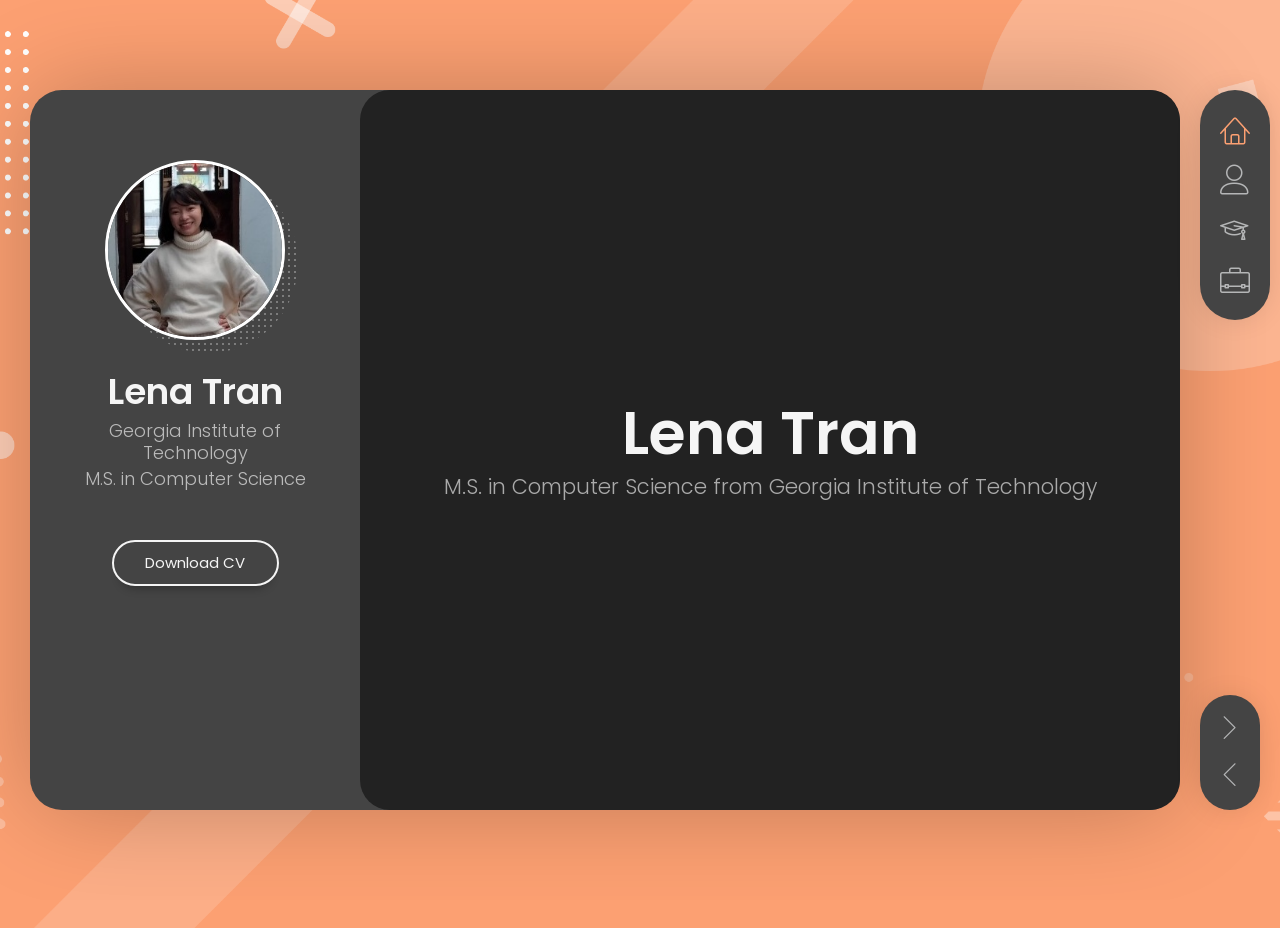
<file: index.html>
<!DOCTYPE html>
<html lang="en" class="no-js">
  <head>
    <meta charset="UTF-8" />
    <meta http-equiv="X-UA-Compatible" content="IE=edge"> 
    <title>Lena Tran | Aspiring Software Engineer</title>
    <meta name="viewport" content="width=device-width, initial-scale=1, maximum-scale=1" />

    <link rel="shortcut icon" href="favicon.png">

    <link rel="stylesheet" href="css/reset.css" type="text/css">
    <link rel="stylesheet" href="css/bootstrap-grid.min.css" type="text/css">
    <link rel="stylesheet" href="css/animations.css" type="text/css">
    <link rel="stylesheet" href="css/perfect-scrollbar.css" type="text/css">
    <link rel="stylesheet" href="css/owl.carousel.css" type="text/css">
    <link rel="stylesheet" href="css/magnific-popup.css" type="text/css">
    <link rel="stylesheet" href="css/main.css" type="text/css">
  </head>

  <body>
    <!-- Animated Background -->
    <div class="lm-animated-bg" style="background-image: url(img/main_bg.png);"></div>
    <!-- /Animated Background -->

    <!-- Loading animation -->
    <div class="preloader">
      <div class="preloader-animation">
        <div class="preloader-spinner">
        </div>
      </div>
    </div>
    <!-- /Loading animation -->

    <div class="page">
      <div class="page-content">

          <header id="site_header" class="header mobile-menu-hide">
            <div class="header-content">
              <div class="header-photo">
                <img src="img/main_photo.jpg" alt="Alex Smith">
              </div>
              <div class="header-titles">
                <h2>Lena Tran</h2>
                <a onmouseover="this.style.color='#fca072';" onmouseout="this.style.color='inherited';" href="https://www.parchment.com/u/award/0e802dd6567f1850449d0368e52262b9" target="_blank">
                <h4>Georgia Institute of Technology</h4>
                <h4>M.S. in Computer Science</h4>
                </a>
              </div>
            </div>

            <ul class="main-menu">
              <li class="active">
                <a href="#home" class="nav-anim">
                  <span class="menu-icon lnr lnr-home"></span>
                  <span class="link-text">Home</span>
                </a>
              </li>
              <li>
                <a href="#about-me" class="nav-anim">
                  <span class="menu-icon lnr lnr-user"></span>
                  <span class="link-text">About Me</span>
                </a>
              </li>
              <li>
                <a href="#resume" class="nav-anim">
                  <span class="menu-icon lnr lnr-graduation-hat"></span>
                  <span class="link-text">Resume</span>
                </a>
              </li>
              <li>
                <a href="#portfolio" class="nav-anim">
                  <span class="menu-icon lnr lnr-briefcase"></span>
                  <span class="link-text">Portfolio</span>
                </a>
              </li>
            </ul>

            <div class="header-buttons">
              <a href="resume.pdf" download class="btn btn-primary">Download CV</a>
            </div>
          </header>

          <!-- Mobile Navigation -->
          <div class="menu-toggle">
            <span></span>
            <span></span>
            <span></span>
          </div>
          <!-- End Mobile Navigation -->

          <!-- Arrows Nav -->
          <div class="lmpixels-arrows-nav">
            <div class="lmpixels-arrow-right"><i class="lnr lnr-chevron-right"></i></div>
            <div class="lmpixels-arrow-left"><i class="lnr lnr-chevron-left"></i></div>
          </div>
          <!-- End Arrows Nav -->

          <div class="content-area">
            <div class="animated-sections">
              <!-- Home Subpage -->
              <section data-id="home" class="animated-section start-page">
                <div class="section-content vcentered">

                    <div class="row">
                      <div class="col-sm-12 col-md-12 col-lg-12">
                        <div class="title-block">
                          <a href="#about-me" class="title-block-link">
                            <h2>Lena Tran</h2>
                          </a>
                          <div class="owl-carousel text-rotation">                                    
                            <div class="item">
                              <a onmouseover="this.style.color='#fca072';" onmouseout="this.style.color='inherited';" href="https://www.parchment.com/u/award/0e802dd6567f1850449d0368e52262b9" target="_blank"><div class="sp-subtitle">M.S. in Computer Science from Georgia Institute of Technology</div></a>
                            </div>
                            
                            <div class="item">
                              <a onmouseover="this.style.color='#fca072';" onmouseout="this.style.color='inherited';" href="https://www.parchment.com/u/award/0e802dd6567f1850449d0368e52262b9" target="_blank"><div class="sp-subtitle">Specialized in Interactive Intelligence</div></a>
                            </div>
                          </div>
                        </div>
                      </div>
                    </div>

                </div>
              </section>
              <!-- End of Home Subpage -->

              <!-- About Me Subpage -->
              <section data-id="about-me" class="animated-section">
                <div class="section-content">
                  <div class="page-title">
                    <h2>About <span>Me</span></h2>
                  </div>

                  <!-- Personal Information -->
                  <div class="row">
                    <div class="col-xs-12 col-sm-7">
                      <p>Georgia Tech M.S. in Computer Science graduate (4.0 GPA), with a focus on software development, data analytics, and intelligent systems. Experienced in full-cycle project development with a portfolio in Android apps, ML models, and robotics. Eager to build impactful, scalable software solutions using AI and modern development tools.                      </p>
                    </div>

                    <div class="col-xs-12 col-sm-5">
                      <div class="info-list">
                        <ul>
                          <li>
                            <span class="title">Age</span>
                            <span class="value">34</span>
                          </li>

                          <li>
                            <span class="title">e-mail</span>
                            <span class="value">ltran95@gatech.edu</span>
                          </li>
                        </ul>
                      </div>
                    </div>
                  </div>
                  <!-- End of Personal Information -->

                  <div class="white-space-50"></div>

                  <!-- Services -->
                  <div class="row">
                    <div class="col-xs-12 col-sm-12">
                      <div class="block-title">
                        <h3>What <span>I Do</span></h3>
                      </div>
                    </div>
                  </div>

                  <div class="row">
                    <div class="col-xs-12 col-sm-6">
                      <div class="col-inner">
                        <div class="info-list-w-icon">
                          <div class="info-block-w-icon">
                            <div class="ci-icon">
                              <i class="lnr lnr-rocket"></i>
                            </div>
                            <div class="ci-text">
                              <h4>Intelligent Agent Programming</h4>
                              <p>Design and implement autonomous agents that make decisions, plan optimal paths, and solve complex problems using AI techniques.</p>
                            </div>
                          </div>
                          <div class="info-block-w-icon">
                            <div class="ci-icon">
                              <i class="lnr lnr-chart-bars"></i> 
                            </div><div class="ci-text">
                              <h4>Machine Learning Model Development</h4>
                              <p>Develop and train machine learning models leveraging scikit-learn, delivering predictive solutions such as stock forecasting and health risk prediction.</p>
                            </div>
                          </div>
                        </div>
                      </div>
                    </div>

                    <div class="col-xs-12 col-sm-6">
                      <div class="col-inner">
                        <div class="info-list-w-icon">
                          <div class="info-block-w-icon">
                            <div class="ci-icon">
                              <i class="lnr lnr-laptop-phone"></i>
                            </div>
                            <div class="ci-text">
                              <h4>Custom Application Development</h4>
                              <p>Build tailored software solutions to address unique business needs such as a POS system for a small business.</p>
                            </div>
                          </div>
                          <div class="info-block-w-icon">
                            <div class="ci-icon">
                              <i class="lnr lnr-cloud"></i>
                            </div><div class="ci-text">
                              <h4>Web Customization and Enhancement</h4>
                              <p>Customize pre-built website templates to better fit branding and content requirements. Adjust CSS and HTML to deliver clean and responsive designs that align with project goals.</p>
                            </div>
                          </div>
                        </div>
                      </div>
                    </div>
                  </div>
                  <!-- End of Services -->

                  <div class="white-space-30"></div>

                  <!-- Testimonials -->
                  <div class="row">
                    <div class="col-xs-12 col-sm-12">
                      <div class="block-title">
                        <h3>Testimonials</h3>
                      </div>
                    </div>
                  </div>

                  <div class="row">
                    <div class="col-xs-12 col-sm-12">
                      <div class="testimonials owl-carousel">
                        <!-- Testimonial 1 -->
                        <div class="testimonial">
                          <div class="img">
                            <img src="img/testimonials/testimonial-1.jpg">
                          </div>
                          <div class="text">
                            <p>저는 Morning Basket이라는 한국컨셉 슈퍼마켓을 운영했고, 운영할 전산 시스템이 필요했습니다. Lena는 재고관리, 매출, 판매 등 운영에 필요한 데이터를 관리할 수 있는 시스템을 구축했고, 저 뿐만 아니라 프로그램을 실무에 사용한 직원들도 매우 만족했습니다.</p>
                            <p>I operated a Korean-concept supermarket called Morning Basket and needed a management system for operations. Lena developed a system that allowed us to manage essential data such as inventory, sales, and transactions. Both I and the staff who used the program in practice were highly satisfied with its performance.</p>
                          </div>

                          <div class="author-info">
                            <h4 class="author">Jang Junho</h4>
                            <h5 class="company">Morning Basket Owner</h5>
                            <div class="icon">
                              <i class="fas fa-quote-right"></i>
                            </div>
                          </div>
                        </div>
                        <!-- End of Testimonial 1 -->

                        <!-- Testimonial 2 -->
                        <div class="testimonial">
                          <div class="img">
                            <img src="img/testimonials/Ray.jpeg">
                          </div>
                          <div class="text">
                            <p>저는 파크인터네셔널의 대표 Ray입니다. 개인사업을 시작한 이래로 7년 동안 성과를 증명할 적합한 웹사이트가 없었습니다. Lena는 저의 요구사항을 듣고, 제가 희망하던 회사 웹사이트를 만들었습니다. 저 뿐만 아니라 회사 전체 임직원들이 만족하고 있습니다.</p>
                            <p>I am Ray, the CEO of Park International. Since starting my business, I had not had a suitable website to showcase our achievements for the past seven years. Lena listened to my requirements and created the company website I had envisioned. Both I and the entire company staff are very satisfied with the result.</p>
                          </div>

                          <div class="author-info">
                            <h4 class="author">Ray Park</h4>
                            <h5 class="company">Park International CEO</h5>
                            <div class="icon">
                              <i class="fas fa-quote-right"></i>
                            </div>
                          </div>
                        </div>
                        <!-- End of Testimonial 2 -->
                      </div>
                    </div>
                  </div>
                  <!-- End of Testimonials -->
                </div>
              </section>
              <!-- End of About Me Subpage -->

              <!-- Resume Subpage -->
              <section data-id="resume" class="animated-section">
                <div class="section-content">
                  <div class="page-title">
                    <h2>Resume</h2>
                  </div>

                  <div class="row">
                    <div class="col-xs-12 col-sm-7">

                      <div class="block-title">
                        <h3>Education</h3>
                      </div>
                      
                      <div class="timeline timeline-second-style clearfix">
                        <div class="timeline-item clearfix">
                          <div class="left-part">
                            <h5 class="item-period">2025</h5>
                            <span class="item-company">Georgia Institute of Technology</span>
                          </div>
                          <div class="divider"></div>
                          <div class="right-part">
                            <h4 class="item-title">Master of Science in Computer Science</h4>
                            <p>Specialization: Interactive Intelligence</p>
                            <p>GPA: 4.0 / 4.0</p>
                            <p>Courses: Software Development Process, Artificial Intelligence, Natural Language Processing, Machine Learning for Trading, AI for Robotics, Knowledge-Based AI, Intro to Health Informatics, Data Analytics and Security, Video Game Design, Computer Networks</p>
                          </div>
                        </div>

                        <div class="timeline-item clearfix">
                          <div class="left-part">
                            <h5 class="item-period">2023</h5>
                            <span class="item-company">Coastline College</span>
                          </div>
                          <div class="divider"></div>
                          <div class="right-part">
                            <h4 class="item-title">Associate of Science in Data Analytics</h4>
                            <p>Major GPA: 4.0 / 4.0</p>
                            <p>Relevant Courses: SQL Database Development, Predictive Analytics, Data Mining, Data Visualization, Python Programming</p>
                          </div>
                        </div>

                        <div class="timeline-item clearfix">
                          <div class="left-part">
                            <h5 class="item-period">2014</h5>
                            <span class="item-company">University of California, Irvine</span>
                          </div>
                          <div class="divider"></div>
                          <div class="right-part">
                            <h4 class="item-title">Bachelor of Science in Public Health Science</h4>
                            <p>Overall GPA: 3.34 / 4.0</p>
                          </div>
                        </div>
                      </div>

                      <div class="white-space-50"></div>

                      <div class="block-title">
                        <h3>Projects and Experience</h3>
                      </div>

                      <div class="timeline timeline-second-style clearfix">

                        <div class="timeline-item clearfix">
                          <div class="left-part">
                            <h5 class="item-period">2025</h5>
                            <span class="item-company">Georgia Institute of Technology</span>
                          </div>
                          <div class="divider"></div>
                          <div class="right-part">
                            <h4 class="item-title">Natural Language Question Answering System</h4>
                            <p>Developed a basic key-value memory network to retrieve and output accurate answers to natural language questions.</p>
                          </div>
                        </div>

                        <div class="timeline-item clearfix">
                          <div class="left-part">
                            <h5 class="item-period">2025</h5>
                            <span class="item-company">Georgia Institute of Technology</span>
                          </div>
                          <div class="divider"></div>
                          <div class="right-part">
                            <h4 class="item-title">AI Search and Reasoning Algorithms</h4>
                            <p>Implemented classic AI algorithms including BFS, DFS, A*, minimax with alpha-beta pruning, and MCMC.</p>
                            <p>Built systems utilizing Bayesian networks and decision trees for probabilistic reasoning and decision-making under uncertainty.</p>
                          </div>
                        </div>

                        <div class="timeline-item clearfix">
                          <div class="left-part">
                            <h5 class="item-period">2025</h5>
                            <span class="item-company">Georgia Institute of Technology</span>
                          </div>
                          <div class="divider"></div>
                          <div class="right-part">
                            <h4 class="item-title">Risk Analysis on Mobile Apps</h4>
                            <p>Analyzed NowSecure test data using regression, decision trees, and correlation analysis to identify predictors of high-risk mobile applications.</p>
                          </div>
                        </div>

                        <div class="timeline-item clearfix">
                          <div class="left-part">
                            <h5 class="item-period">2024</h5>
                            <span class="item-company">Georgia Institute of Technology</span>
                          </div>
                          <div class="divider"></div>
                          <div class="right-part">
                            <h4 class="item-title">Stroke Prediction Application</h4>
                            <p>Developed a stroke prediction application using a Kaggle dataset.</p>
                            <p>Trained a balanced bagging machine learning model to estimates stroke risks for patients.</p>
                          </div>
                        </div>

                        <div class="timeline-item clearfix">
                          <div class="left-part">
                            <h5 class="item-period">2024</h5>
                            <span class="item-company">Georgia Institute of Technology</span>
                          </div>
                          <div class="divider"></div>
                          <div class="right-part">
                            <h4 class="item-title">Panda Rescue Adventure 3D Game</h4>
                            <p>Collaborated with a team to create an adventure game where players navigate a post-apocalyptic world to rescue a friend using the Unity engine.</p>
                            <p>Programmed AI monsters and pets.</p>
                          </div>
                        </div>

                        <div class="timeline-item clearfix">
                          <div class="left-part">
                            <h5 class="item-period">2024</h5>
                            <span class="item-company">Georgia Institute of Technology</span>
                          </div>
                          <div class="divider"></div>
                          <div class="right-part">
                            <h4 class="item-title">Navigating Robots</h4>
                            <p>Programmed agents capable of navigating obstacles and planning optimal paths using sensor data and motion planning algorithms.</p>
                          </div>
                        </div>

                        <div class="timeline-item clearfix">
                          <div class="left-part">
                            <h5 class="item-period">2024</h5>
                            <span class="item-company">Georgia Institute of Technology</span>
                          </div>
                          <div class="divider"></div>
                          <div class="right-part">
                            <h4 class="item-title">RPM Agent</h4>
                            <p>Developed an AI agent to solve IQ Test problems in the form of Raven&#145;s Progressive Matrices (RPM)</p>
                            <p>Achieved 100% accuracy on seen problems and 81.25% accuracy on hidden problems.</p>
                          </div>
                        </div>
                        
                        <div class="timeline-item clearfix">
                          <div class="left-part">
                            <h5 class="item-period">2024</h5>
                            <span class="item-company">Georgia Institute of Technology</span>
                          </div>
                          <div class="divider"></div>
                          <div class="right-part">
                            <h4 class="item-title">Job Comparing Application</h4>
                            <p>Created a simple Android application to compare job offers based on salary, location, and benefits.</p>
                          </div>
                        </div>

                        <div class="timeline-item clearfix">
                          <div class="left-part">
                            <h5 class="item-period">2024</h5>
                            <span class="item-company">Park International</span>
                          </div>
                          <div class="divider"></div>
                          <div class="right-part">
                            <h4 class="item-title">Website Customization</h4>
                            <p>Implemented a website for a family-owned company using a purchased ThemeForest template.</p>
                            <p>Developed content, modified HTML and CSS for icons, color schemes, font sizes, and element arrangements to align with the company's missions and branding needs.</p>
                          </div>
                        </div>

                        <div class="timeline-item clearfix">
                          <div class="left-part">
                            <h5 class="item-period">2023</h5>
                            <span class="item-company">Georgia Institute of Technology</span>
                          </div>
                          <div class="divider"></div>
                          <div class="right-part">
                            <h4 class="item-title">Stock Price Predictor</h4>
                            <p>Built a random forest learner from scratch to predict stock price trends over a 5-day horizon using Bollinger Bands, RSI, and ROC.</p>
                            <p>Achieved a 26.97% cumulative return and a 1.10 Sharpe Ratio, outperforming benchmarks and manual strategies.</p>
                          </div>
                        </div>

                        <div class="timeline-item clearfix">
                          <div class="left-part">
                            <h5 class="item-period">2023</h5>
                            <span class="item-company">Morning Basket</span>
                          </div>
                          <div class="divider"></div>
                          <div class="right-part">
                            <h4 class="item-title">Point-of-Sale (POS) System</h4>
                            <p>Developed a POS program using Microsoft Access for a local shop.</p>
                            <p>Enabled customer data management, purchase tracking, sales history, and discount applications.</p>
                          </div>
                        </div>


                      </div>

                    </div>

                    <!-- Skills & Certificates -->
                    <div class="col-xs-12 col-sm-5">
                      <!-- Design Skills -->
                      <div class="block-title">
                        <h3>Soft <span>Skills</span></h3>
                      </div>

                      <div class="skills-info skills-second-style">
                        <!-- Skill 1 -->
                        <div class="skill clearfix">
                          <h4>Problem Solving</h4>
                          <div class="skill-value">100%</div>
                        </div>
                        <div class="skill-container skill-7">
                          <div class="skill-percentage"></div>
                        </div>
                        <!-- End of Skill 1 -->
                        
                        <!-- Skill 2 -->
                        <div class="skill clearfix">
                          <h4>Adaptability</h4>
                          <div class="skill-value">99%</div>
                        </div>
                        <div class="skill-container skill-1">
                          <div class="skill-percentage"></div>
                        </div>
                        <!-- End of Skill 2 -->

                        <!-- Skill 4 -->
                        <div class="skill clearfix">
                          <h4>Collaboration</h4>
                          <div class="skill-value">90%</div>
                        </div>
                        <div class="skill-container skill-4">
                          <div class="skill-percentage"></div>
                        </div>
                        <!-- End of Skill 4 -->
                        
                        <!-- Skill 3 -->
                        <div class="skill clearfix">
                          <h4>Continuous Learning</h4>
                          <div class="skill-value">100%</div>
                        </div>
                        <div class="skill-container skill-7">
                          <div class="skill-percentage"></div>
                        </div>
                        <!-- End of Skill 3 -->
                        

                      </div>
                      <!-- End of Design Skills -->

                      <div class="white-space-10"></div>

                      <!-- Coding Skills -->
                      <div class="block-title">
                        <h3>Hard <span>Skills</span></h3>
                      </div>

                      <div class="skills-info skills-second-style">
                        <!-- Skill 5 -->
                        <div class="skill clearfix">
                          <h4>Foundational Programming Skills</h4>
                          <div class="skill-value">95%</div>
                        </div>
                        <div class="skill-container skill-5">
                          <div class="skill-percentage"></div>
                        </div>
                        <!-- End of Skill 5 -->

                        <!-- Skill 6 -->
                        <div class="skill clearfix">
                          <h4>Specialized AI/ML Skills</h4>
                          <div class="skill-value">85%</div>
                        </div>
                        <div class="skill-container skill-6">
                          <div class="skill-percentage"></div>
                        </div>
                        <!-- End of Skill 6 -->
                        
                        <!-- Skill 7 -->
                        <div class="skill clearfix">
                          <h4>Web Development and Customization</h4>
                          <div class="skill-value">65%</div>
                        </div>
                        <div class="skill-container skill-2">
                          <div class="skill-percentage"></div>
                        </div>
                        <!-- End of Skill 7 -->
                        
                        <!-- Skill 8 -->
                        <div class="skill clearfix">
                          <h4>Machine Learning & Data Science Tools</h4>
                          <div class="skill-value">75%</div>
                        </div>
                        <div class="skill-container skill-8">
                          <div class="skill-percentage"></div>
                        </div>
                        <!-- End of Skill 8 -->

                        <!-- Skill 9 -->
                        <div class="skill clearfix">
                          <h4>Collaboration Tools</h4>
                          <div class="skill-value">65%</div>
                        </div>
                        <div class="skill-container skill-2">
                          <div class="skill-percentage"></div>
                        </div>
                        <!-- End of Skill 9 -->
                      </div>
                      <!-- End of Coding Skills -->

                      <div class="white-space-10"></div>

                      <!-- Knowledges -->
                      <div class="block-title">
                        <h3>Technical Skills</h3>
                      </div>

                      <ul class="knowledges">
                        <li>Python</li>
                        <li>C#</li>
                        <li>Java</li>
                        <li>HTML</li>
                        <li>CSS</li>
                        <li>JavaScript</li>
                        <li>NumPy</li>
                        <li>Pandas</li>
                        <li>Scikit-learn</li>
                        <li>OpenCV</li>
                        <li>Streamlit</li>
                        <li>Unity Engine</li>
                        <li>Android Studio</li>
                        <li>Microsoft Access</li>
                        <li>MySQL</li>
                        <li>Git</li>
                      </ul>
                      <!-- End of Knowledges -->
                    </div>
                    <!-- End of Skills & Certificates -->
                  </div>

                  <div class="white-space-50"></div>

                  <!-- Certificates -->
                  <div class="row">
                    <div class="col-xs-12 col-sm-12">
                      <div class="block-title">
                        <h3>Diplomas and Certificates</h3>
                      </div>
                    </div>
                  </div>
                  
                  <div class="row">
                    <!-- Certificate 1 Georgia Tech -->
                    <div class="col-xs-12 col-sm-6">
                      <div class="certificate-item clearfix">
                        <div class="certi-logo">
                          <img src="img/certificates/georgiatech.png" alt="logo">
                        </div>
                        
                        <div class="certi-content">
                          <div class="certi-title">
                            <a class='cert-link' href="https://www.parchment.com/u/award/0e802dd6567f1850449d0368e52262b9" target="_blank">
                              <h4>Master of Science in Computer Science</h4>
                            </a>
                          </div>
                          <div class="certi-date">
                            <span>3 May 2025</span>
                          </div>
                          <div class="certi-company">
                            <span>Georgia Institute of Technology</span>
                          </div>
                        </div>
                      </div>
                    </div>
                    <!-- End of Certificate 1 -->

                    <!-- Certificate 2 Coastline -->
                    <div class="col-xs-12 col-sm-6">
                      <div class="certificate-item clearfix">
                        <div class="certi-logo">
                          <img src="img/certificates/logo-coastline.svg" alt="logo">
                        </div>
                        
                        <div class="certi-content">
                          <div class="certi-title">
                            <a class="cert-link" href="https://catalog.cccd.edu/coastline/pathways/computer-cyber-sciences/computer-information-systems/data-analytics-as/" target="_blank">
                            <h4>Associate of Science in Data Analytics</h4>
                            </a>
                          </div>
                          <div class="certi-date">
                            <span>May 2023</span>
                          </div>
                          <div class="certi-company">
                            <span>Coastline College</span>
                          </div>
                        </div>
                      </div>
                    </div>
                    <!-- End of Certificate 2 -->

                    <!-- Certificate 3 -->
                    <div class="col-xs-12 col-sm-6">

                      <div class="certificate-item clearfix">
                        <div class="certi-logo">
                          <img src="img/certificates/MLS.png" alt="logo">
                        </div>
                        
                        <div class="certi-content">
                          <div class="certi-title">
                            <a class='cert-link' href="https://www.coursera.org/account/accomplishments/specialization/9Q64FVSX6LH4" target="_blank">
                              <h4>Machine Learning Specialization</h4>
                            </a>
                          </div>
                          <div class="certi-date">
                            <span>6 January 2023</span>
                          </div>
                          <div class="certi-company">
                            <span>DeepLearning.AI and Stanford at Coursera</span>
                          </div>
                        </div>
                      </div>
                    </div>
                    <!-- End of Certificate 3 -->

                    

                  </div>
                  <!-- End of Certificates -->
                </div>
              </section>
              <!-- End of Resume Subpage -->

              <!-- Portfolio Subpage -->
              <section data-id="portfolio" class="animated-section">
                <div class="section-content">
                  <div class="page-title">
                    <h2>Featured Projects</h2>
                  </div>

                  <div class="row">
                    <div class="col-xs-12 col-sm-12">
                      <!-- Portfolio Content -->
                      <div class="portfolio-content">

                        <ul class="portfolio-filters">
                          <li class="active">
                            <a class="filter btn btn-sm btn-link" data-group="category_all">All</a>
                          </li>
                          <li>
                            <a class="filter btn btn-sm btn-link" data-group="category_machinelearning">Machine Learning</a>
                          </li>
                          <li>
                            <a class="filter btn btn-sm btn-link" data-group="category_game">Video Game</a>
                          </li>
                          <li>
                            <a class="filter btn btn-sm btn-link" data-group="category_web">Web</a>
                          </li>
                        </ul>

                        <!-- Portfolio Grid -->
                        <div class="portfolio-grid three-columns">

                          <figure class="item standard" data-groups='["category_all", "category_machinelearning"]'>
                            <div class="portfolio-item-img">
                              <img src="img/portfolio/stroke.png" alt="Stroke Risk Estimator" title="Stroke Prediction App"/>
                              <a href="https://stroke-prediction-app-cs6440.streamlit.app" target="_blank"></a>
                            </div>

                            <i class="far fa-file-alt"></i>
                            <h4 class="name">Stroke Prediction App</h4>
                            <span class="category">Machine Learning</span>
                          </figure>

                          <figure class="item lbvideo" data-groups='["category_all", "category_game"]'>
                            <div class="portfolio-item-img">
                              <img src="img/portfolio/panda-game.png" alt="Panda Rescue Adventure Trailer Video" title="" />
                              <a href="https://youtu.be/3A47mFGPMJc" target='_blank' title="Panda Rescue Adventure Trailer Video"></a>
                            </div>

                            <i class="fas fa-video"></i>
                            <h4 class="name">Panda Rescue Adventure | 3D Game</h4>
                            <span class="category">Video Game</span>
                          </figure>

                          <figure class="item standard" data-groups='["category_all", "category_web"]'>
                            <div class="portfolio-item-img">
                              <img src="img/portfolio/parkint.png" alt="Company Website" title="" />
                              <a href="https://parkint.net" target="_blank"></a>
                            </div>

                            <i class="far fa-file-alt"></i>
                            <h4 class="name">Company Website</h4>
                            <span class="category">Website</span>
                          </figure>

                          
                        </div>
                      </div>
                      <!-- End of Portfolio Content -->
                    </div>
                  </div>
                </div>
              </section>
              <!-- End of Portfolio Subpage -->

            </div>
          </div>

      </div>
    </div>

    <script src="js/jquery.min.js"></script>
    <script src="js/modernizr.custom.js"></script>
    <script src="js/animating.js"></script>

    <script src="js/imagesloaded.pkgd.min.js"></script>
    <script src='https://www.google.com/recaptcha/api.js'></script>

    <script src='js/perfect-scrollbar.min.js'></script>
    <script src='js/jquery.shuffle.min.js'></script>
    <script src='js/masonry.pkgd.min.js'></script>
    <script src='js/owl.carousel.min.js'></script>
    <script src="js/jquery.magnific-popup.min.js"></script>

    <script src="js/validator.js"></script>
    <script src="js/main.js"></script>
  </body>
</html>
</file>
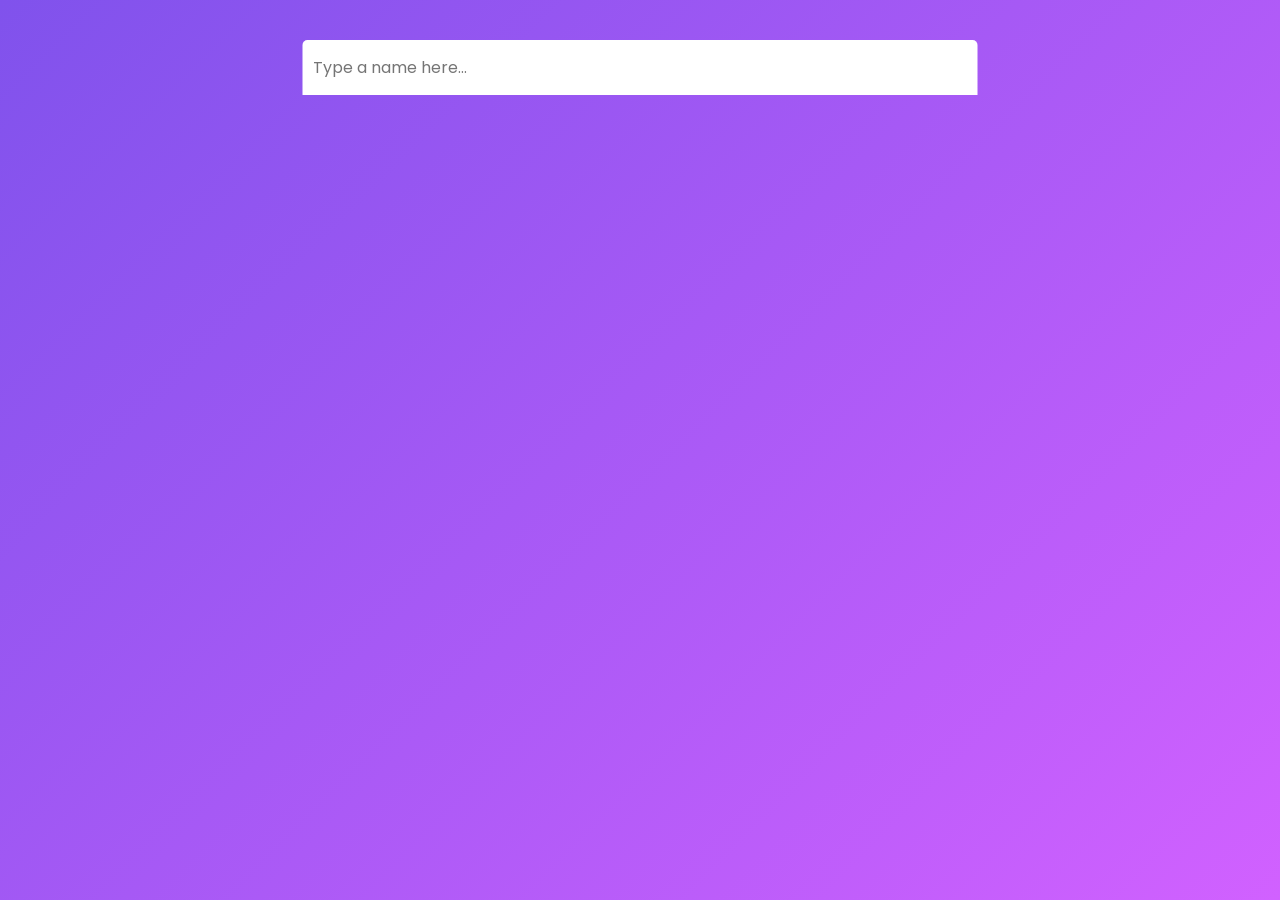
<file: autosuggestion/index.html>
<!DOCTYPE html>
<html lang="en">
    <head>
        <meta name="viewport" content="width=device-width, initial-scale=1.0"/>

        <title>Autocomplete Input</title>


        <!-- Google Font -->
        <link
            href="https://fonts.googleapis.com/css2?family=Poppins&display=swap"
            rel="stylesheet"
        />
        
        <!-- Stylesheet -->
        <link rel="stylesheet" href="style.css"/>
    </head>
    
    <body>
        <form autocomplete="off">
            <div>
                <input type="text" id="input" placeholder="Type a name here..."/>
            </div>  

            <ul class ="list"></ul>

        </form>

        <!-- Script -->
        <script src="script.js"></script>    
    </body>    
</html>
</file>
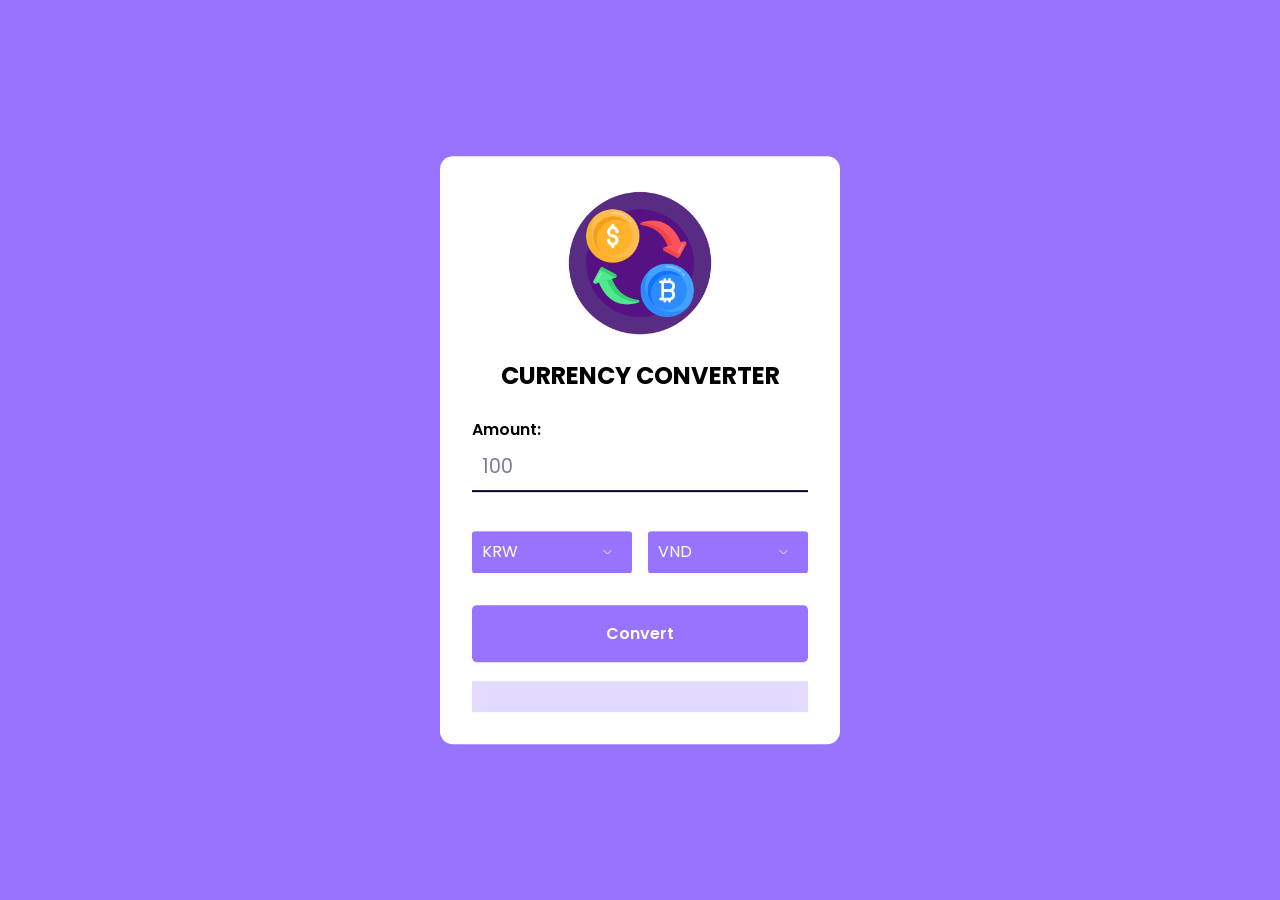
<file: currency-converter/index.html>
<!DOCTYPE html>
<html lang="en">
    <head>
        <meta name="viewport" content="width=device-width, initial-scale=1.0"/>
        
        <title>Currency Converter</title>

        <!-- Google Fonts -->
        <link
            href="https://fonts.googleapis.com/css2?family=Poppins:wght@400;600&display=swap"
            rel="stylesheet"
        />

         <!-- Font Awesome-->
         <link 
         rel="stylesheet"
         href="https://cdnjs.cloudflare.com/ajax/libs/font-awesome/5.15.4/css/all.min.css"
        />  

        <!-- Stylesheet -->
        <link rel="stylesheet" href="style.css"/>
    </head>

    <body>
        <div class="wrapper">
            <div class="app-details">
                <img src="app-icon.png" class="app-icon"/>
                <h1 class="app-title">Currency Converter</h1>
            </div>

            <label for="amount">Amount:</label>
            <input type="number" id="amount" value="100">
            
            <div class="dropdowns">
                <select id="from-currency-select"></select>
                <select id="to-currency-select"></select>
            </div>

            <button id="convert-button">Convert</button>

            <p id="result"></p>
        </div>

        <!-- Script with Array of Supported Country Codes -->
        <script src="currency-codes.js"></script>

        <!-- Script with API Key -->
        <script src="api-key.js"></script>

        <!-- Script -->
        <script src="script.js"></script>
    </body>
</html>
</file>
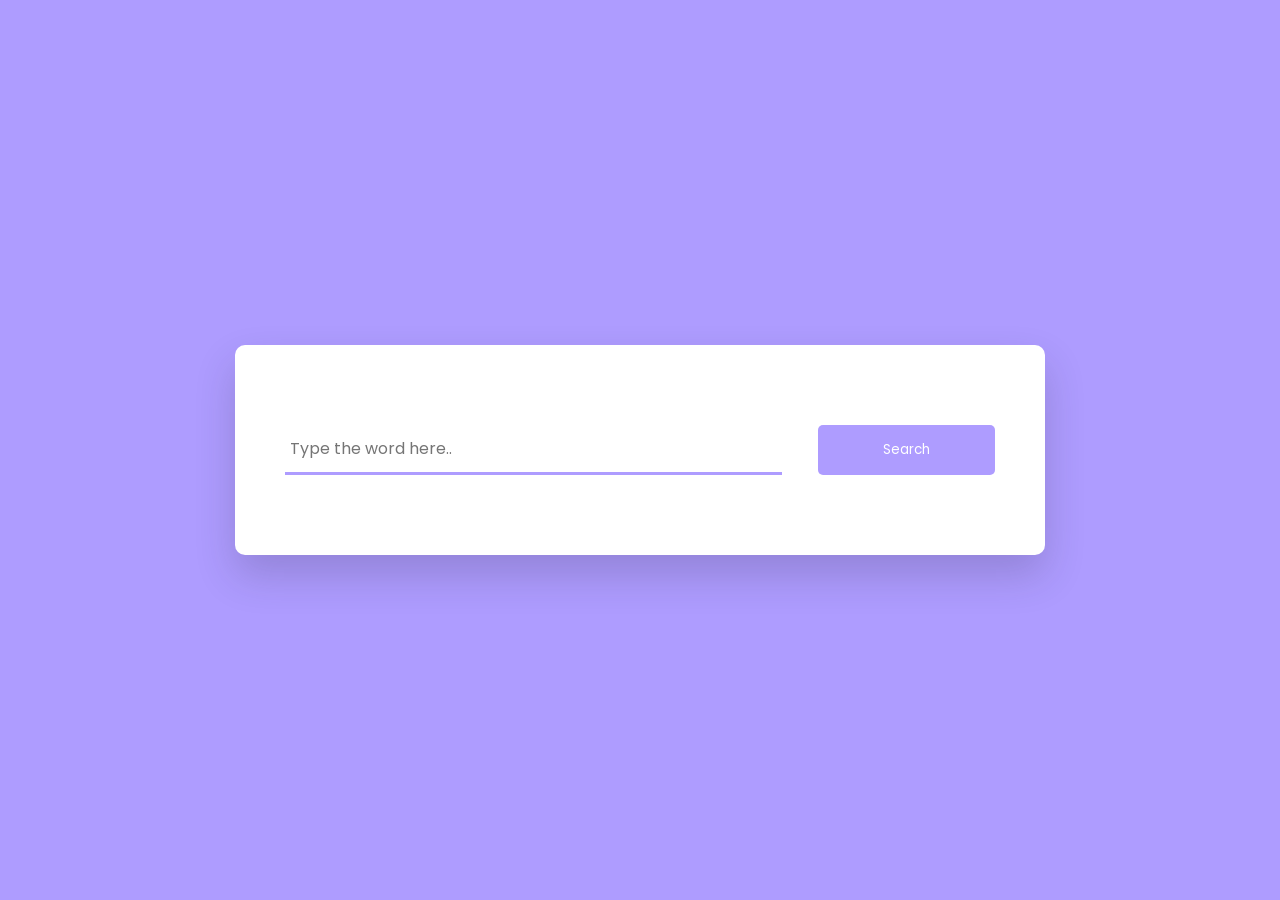
<file: English-dictionary/index.html>
<!DOCTYPE html>
<html lang="en">
    <head>
        <meta name="viewport" content="width=device-width,initial-scale=1.0"/>
        <!-- Font Awesome-->
        <link 
            rel="stylesheet"
            href="https://cdnjs.cloudflare.com/ajax/libs/font-awesome/5.15.4/css/all.min.css"
        />    
        <!-- Google Fonts-->
        <link
            href="https://fonts.googleapis.com/css2?family=Poppins&display=swap"
            rel="stylesheet"
        />

        <!-- Stylesheet -->
        <link rel="stylesheet" href="style.css"/>
        <title>Dictionary</title>
    </head>

    <body>
        <audio id="sound"></audio>
        <div class="container">
            <div class="search-box">
                <input
                    type="text"
                    placeholder="Type the word here.."
                    id="inp-word"
                />
                <button id="search-btn">Search</button>    
            </div>

            <div class="result" id="result">
                
            </div>
        </div>
        <!--Script-->
        <script src="script.js"></script>
    </body>
  </html>
</file>
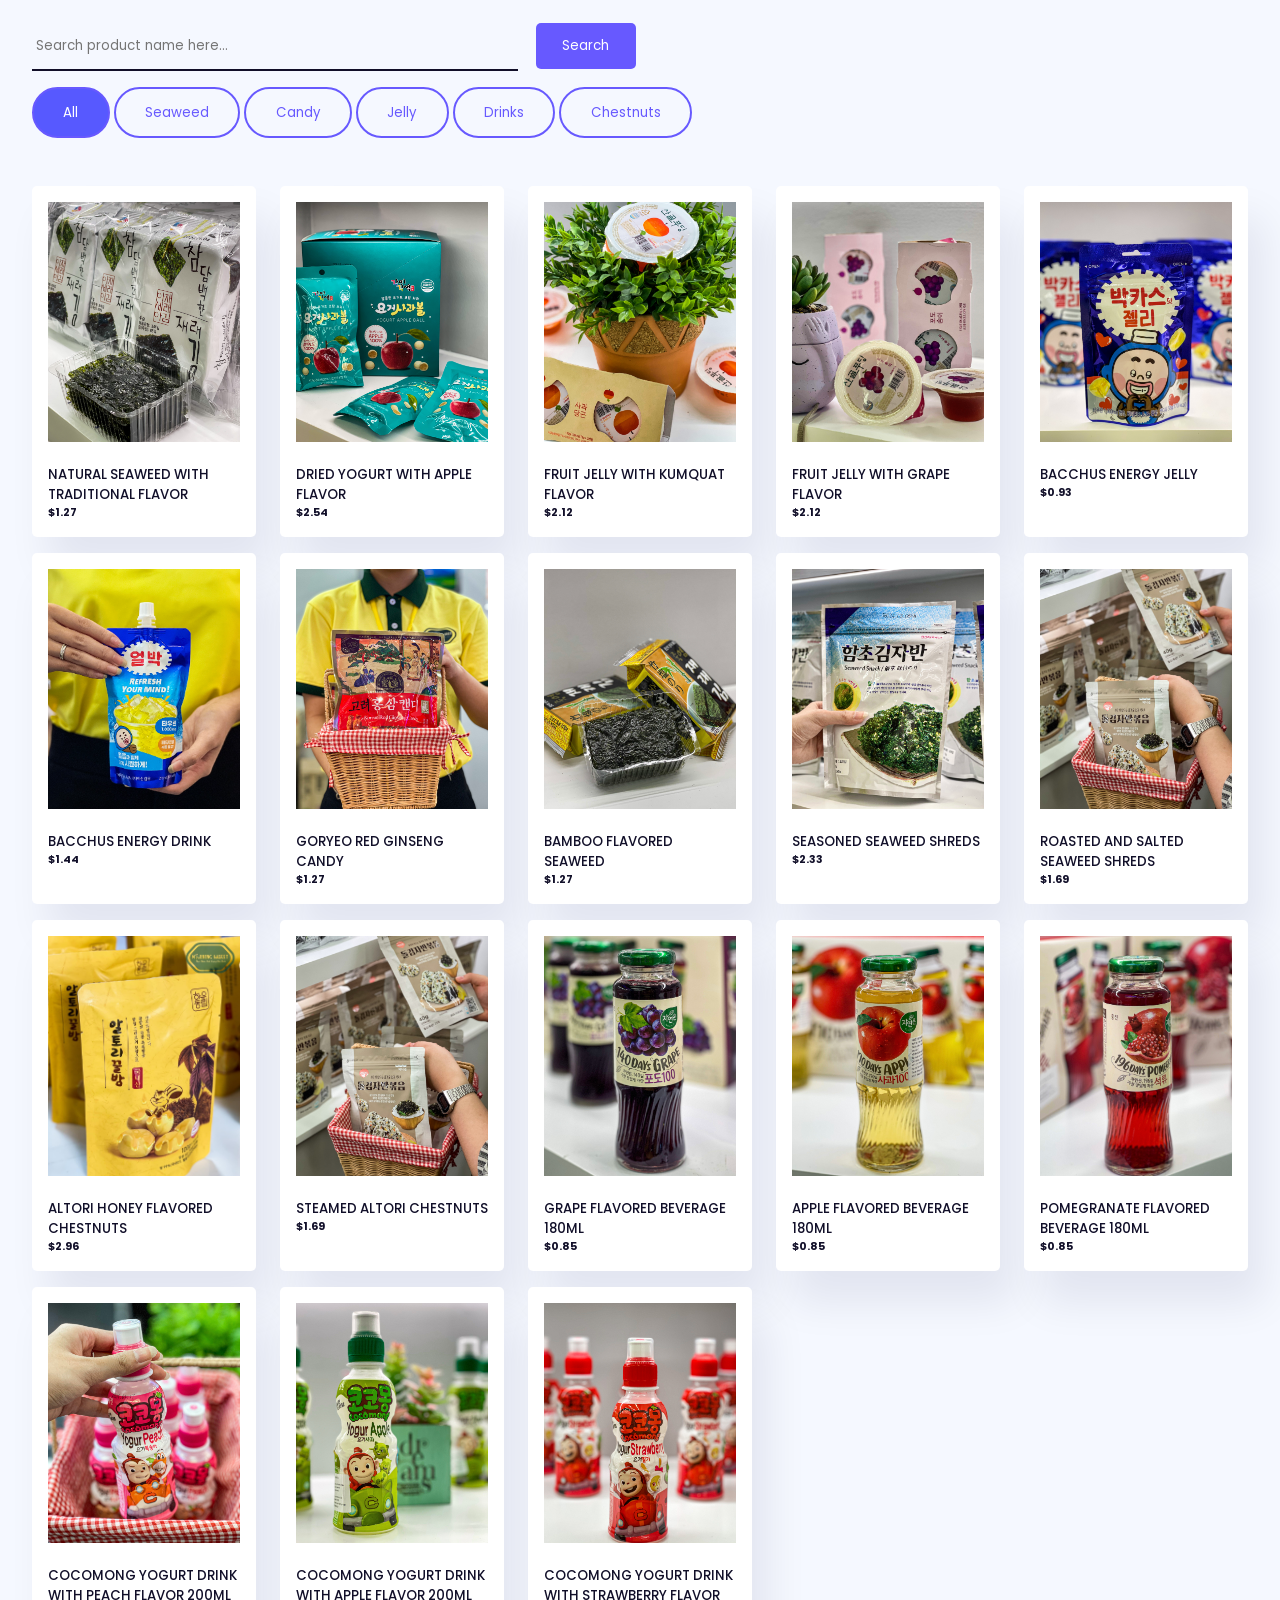
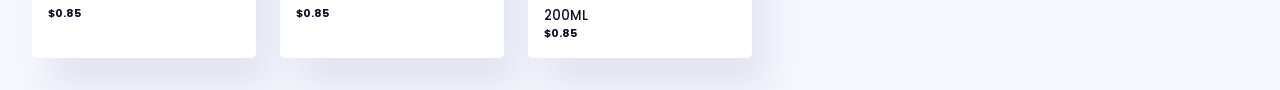
<file: product-filter/index.html>
<!DOCTYPE html>
<html lang="en">
    <head>
        <meta name="viewport" content="width=device-width, initial-scale=1.0"/>

        <title>Product Filter And Search</title>

        <!-- Google Font -->
        <link
            href="https://fonts.googleapis.com/css2?family=Poppins:wght@400;500&display=swap"
            rel="stylesheet"
        />
        
        <!-- Stylesheet -->
        <link rel="stylesheet" href="style.css"/>
    </head>

    <body>
        <div class="wrapper">
            <div id="search-container">
                <input 
                    type="search"
                    id="search-input"
                    placeholder="Search product name here..."
                />

                <button id="search">Search</button>
            </div>

            <div id="category-buttons">
                <button class="categories" onclick="filterProduct('All')">All</button>
                <button class="categories" onclick="filterProduct('Seaweed')">Seaweed</button>
                <button class="categories" onclick="filterProduct('Candy')">Candy</button>
                <button class="categories" onclick="filterProduct('Jelly')">Jelly</button>
                <button class="categories" onclick="filterProduct('Drinks')">Drinks</button>
                <button class="categories" onclick="filterProduct('Chestnuts')">Chestnuts</button>
                <!--<button class="categories" onclick="filterProduct('noodles')">Noodles</button>-->
            </div>

            <div id="products"></div>
        </div>

        <!-- Script -->
        <script src="script.js"></script>

    </body>    

</html>
</file>
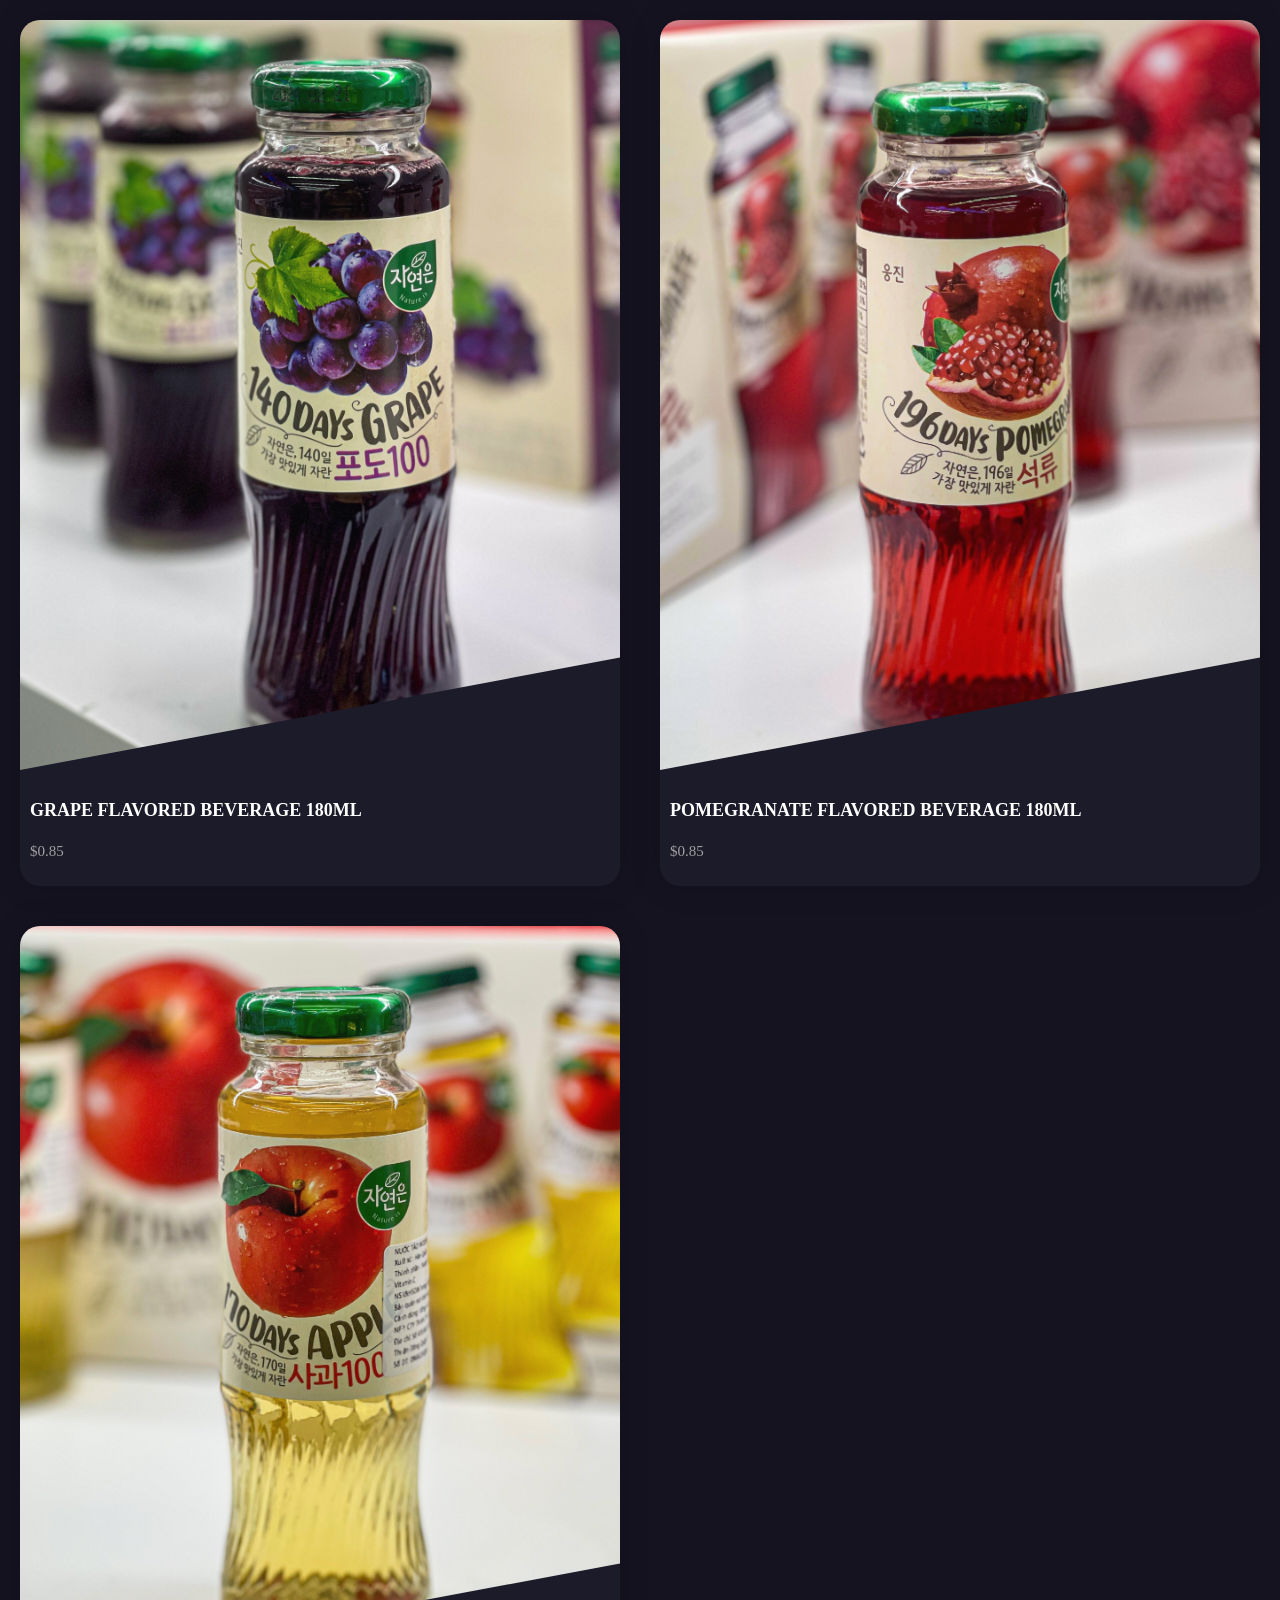
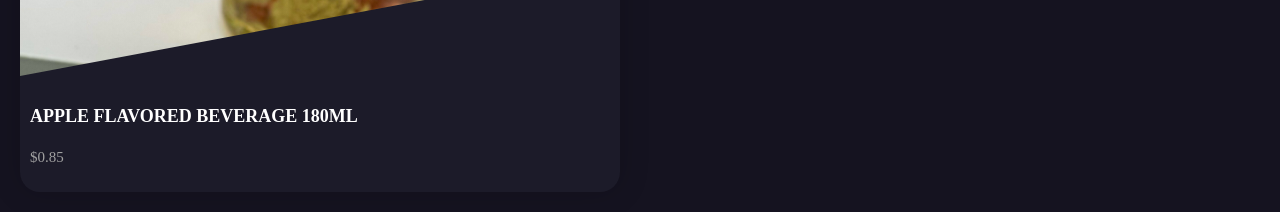
<file: responsive-cards/index.html>
<!DOCTYPE html>
<html>
    <head>
        <title>Responsive Grid Cards</title>

        <!-- Google Fonts -->
        <link href="https://fonts.googleapis.com/css2?family=Poppins:wght@400;600&display=swap"
        rel ="stylesheet"/>

        <!-- Stylesheet -->
        <link href="style.css" rel="stylesheet"/>
    </head>

    <body>
        <div class="cards">
            <dive class ="card card1">
                <div class ="container">
                    <img src="../product-filter/8801382127970.jpg" alt="Grape Flavored Beverage 180ml">
                </div>
                <div class="details">
                    <h3>GRAPE FLAVORED BEVERAGE 180ML</h3>
                    <p>$0.85</p>
                </div>
            </dive>

            <dive class ="card card2">
                <div class ="container">
                    <img src="../product-filter/8801382131021.jpg" alt="Pomegranate Flavored Beverage 180ml">
                </div>
                <div class="details">
                    <h3>POMEGRANATE FLAVORED BEVERAGE 180ML</h3>
                    <p>$0.85</p>
                </div>
            </dive>

            <dive class ="card card3">
                <div class ="container">
                    <img src="../product-filter/8801382134480.jpg" alt="Apple Flavored Beverage 180ml">
                </div>
                <div class="details">
                    <h3>APPLE FLAVORED BEVERAGE 180ML</h3>
                    <p>$0.85</p>
                </div>
            </dive>
        </div>
    </body>

</html>
</file>
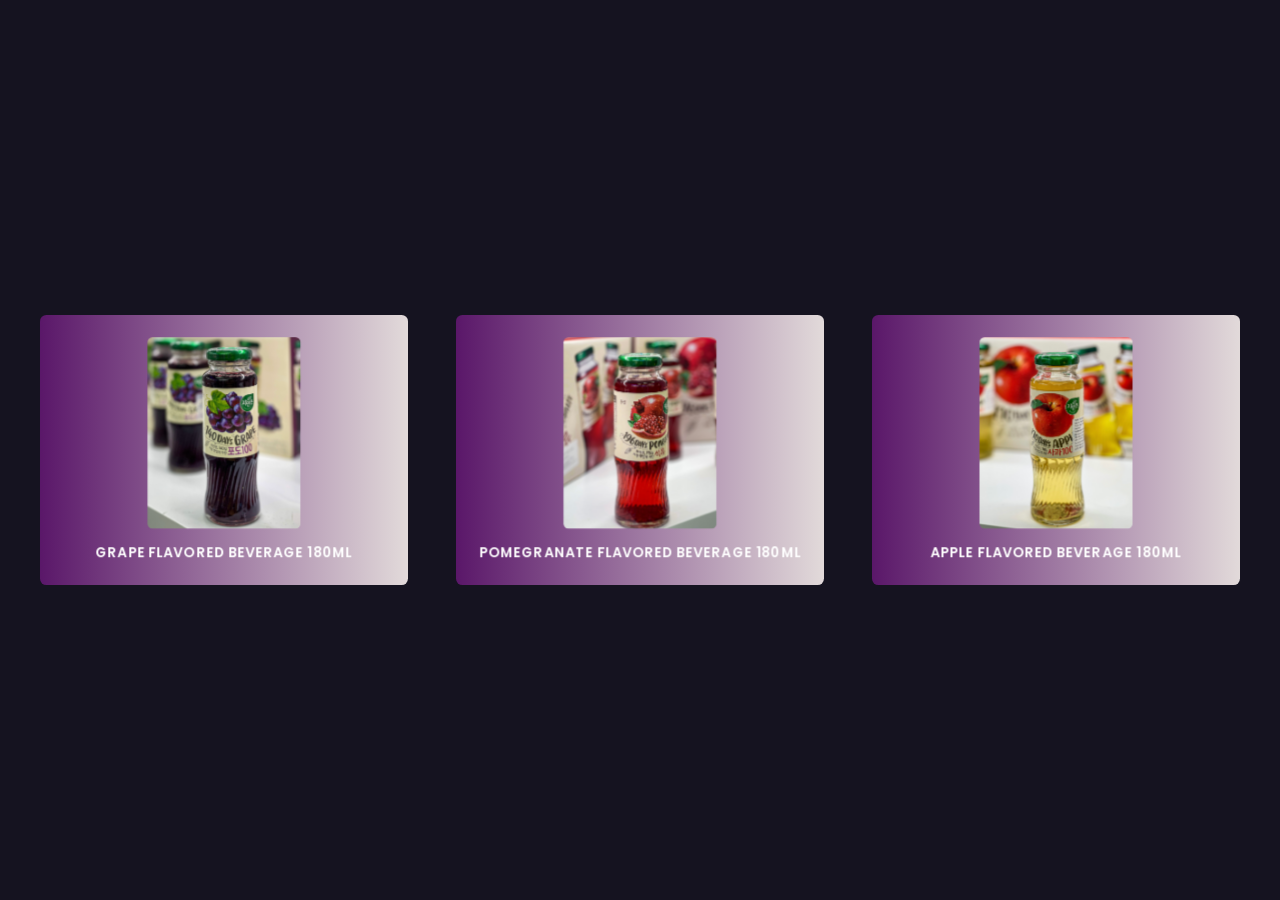
<file: responsive-flip/index.html>
<!DOCTYPE html>
<html lang="en">
    <head>
        <meta name="viewport" content="width=device-width, initial-scale=1.0">

        <title>Responsive 3D Cards</title>

        <!-- Google Fonts -->
        <link
            href = "https://fonts.googleapis.com/css2?family=Poppins:wght@400;600&display=swap"
            rel = "stylesheet"
        />
        
        <!-- Stylesheet -->
        <link rel="stylesheet" href="style.css"/>
    </head>
    
    <body>
        <section>
            <div class="container">
                <div class="card">
                    <div class = "front">
                        <div class = "content">
                            <img src="../product-filter/8801382127970.jpg">
                            <h3>GRAPE FLAVORED BEVERAGE 180ML</h3>
                        </div>
                    </div>

                    <div class="back">
                        <div class="content">
                            <p>Made with high-quality ingredients and no artificial additives, our Grape Flavored Beverage offers a pure and authentic taste experience. Enjoy it on the go, during a workout, or as a delightful addition to your daily routine. Its convenient size makes it an ideal companion for staying hydrated while you're out and about.</p>
                        </div>
                    </div>
                </div>
            </div>

            <div class="container">
                <div class="card">
                    <div class = "front">
                        <div class = "content">
                            <img src="../product-filter/8801382131021.jpg">
                            <h3>POMEGRANATE FLAVORED BEVERAGE 180ML</h3>
                        </div>
                    </div>

                    <div class="back">
                        <div class="content">
                            <p>This delightful beverage is carefully made using premium pomegranate extracts, ensuring a genuine and authentic taste experience that's free from artificial additives. With its vibrant ruby-red hue, the Pomegranate Flavored Beverage is not only a treat for your taste buds but also a feast for your eyes.</p>
                        </div>
                    </div>
                </div>
            </div>

            <div class="container">
                <div class="card">
                    <div class = "front">
                        <div class = "content">
                            <img src="../product-filter/8801382134480.jpg">
                            <h3>APPLE FLAVORED BEVERAGE 180ML</h3>
                        </div>
                    </div>

                    <div class="back">
                        <div class="content">
                            <p>Made from the finest handpicked apples, this beverage captures the authentic taste of this beloved fruit, offering a refreshing and invigorating experience with every drop. The natural sweetness of apples complements the subtle tartness, creating a perfectly balanced flavor profile that is sure to tantalize your taste buds.</p>
                        </div>
                    </div>
                </div>
            </div>
        </section>
    </body>    
</html>
</file>
<file: css/animations.css>
/* animation sets */

/* move from / to  */

.animated-section-moveToLeft {
	-webkit-animation: moveToLeft .6s ease both;
	animation: moveToLeft .6s ease both;
}

.animated-section-moveFromLeft {
	-webkit-animation: moveFromLeft .6s ease both;
	animation: moveFromLeft .6s ease both;
}

.animated-section-moveToRight {
	-webkit-animation: moveToRight .6s ease both;
	animation: moveToRight .6s ease both;
}

.animated-section-moveFromRight {
	-webkit-animation: moveFromRight .6s ease both;
	animation: moveFromRight .6s ease both;
}

.animated-section-moveToTop {
	-webkit-animation: moveToTop .6s ease both;
	animation: moveToTop .6s ease both;
}

.animated-section-moveFromTop {
	-webkit-animation: moveFromTop .6s ease both;
	animation: moveFromTop .6s ease both;
}

.animated-section-moveToBottom {
	-webkit-animation: moveToBottom .6s ease both;
	animation: moveToBottom .6s ease both;
}

.animated-section-moveFromBottom {
	-webkit-animation: moveFromBottom .6s ease both;
	animation: moveFromBottom .6s ease both;
}

/* fade */

.animated-section-fade {
	-webkit-animation: fade .7s ease both;
	animation: fade .7s ease both;
}

/* move from / to and fade */

.animated-section-moveToLeftFade {
	-webkit-animation: moveToLeftFade .7s ease both;
	animation: moveToLeftFade .7s ease both;
}

.animated-section-moveFromLeftFade {
	-webkit-animation: moveFromLeftFade .7s ease both;
	animation: moveFromLeftFade .7s ease both;
}

.animated-section-moveToRightFade {
	-webkit-animation: moveToRightFade .7s ease both;
	animation: moveToRightFade .7s ease both;
}

.animated-section-moveFromRightFade {
	-webkit-animation: moveFromRightFade .7s ease both;
	animation: moveFromRightFade .7s ease both;
}

.animated-section-moveToTopFade {
	-webkit-animation: moveToTopFade .7s ease both;
	animation: moveToTopFade .7s ease both;
}

.animated-section-moveFromTopFade {
	-webkit-animation: moveFromTopFade .7s ease both;
	animation: moveFromTopFade .7s ease both;
}

.animated-section-moveToBottomFade {
	-webkit-animation: moveToBottomFade .7s ease both;
	animation: moveToBottomFade .7s ease both;
}

.animated-section-moveFromBottomFade {
	-webkit-animation: moveFromBottomFade .7s ease both;
	animation: moveFromBottomFade .7s ease both;
}

/* move to with different easing */

.animated-section-moveToLeftEasing {
	-webkit-animation: moveToLeft .7s ease-in-out both;
	animation: moveToLeft .7s ease-in-out both;
}
.animated-section-moveToRightEasing {
	-webkit-animation: moveToRight .7s ease-in-out both;
	animation: moveToRight .7s ease-in-out both;
}
.animated-section-moveToTopEasing {
	-webkit-animation: moveToTop .7s ease-in-out both;
	animation: moveToTop .7s ease-in-out both;
}
.animated-section-moveToBottomEasing {
	-webkit-animation: moveToBottom .7s ease-in-out both;
	animation: moveToBottom .7s ease-in-out both;
}

/********************************* keyframes **************************************/

/* move from / to  */

@-webkit-keyframes moveToLeft {
	from { }
	to { -webkit-transform: translateX(-100%); }
}
@keyframes moveToLeft {
	from { }
	to { -webkit-transform: translateX(-100%); transform: translateX(-100%); }
}

@-webkit-keyframes moveFromLeft {
	from { -webkit-transform: translateX(-100%); }
}
@keyframes moveFromLeft {
	from { -webkit-transform: translateX(-100%); transform: translateX(-100%); }
}

@-webkit-keyframes moveToRight { 
	from { }
	to { -webkit-transform: translateX(100%); }
}
@keyframes moveToRight { 
	from { }
	to { -webkit-transform: translateX(100%); transform: translateX(100%); }
}

@-webkit-keyframes moveFromRight {
	from { -webkit-transform: translateX(100%); }
}
@keyframes moveFromRight {
	from { -webkit-transform: translateX(100%); transform: translateX(100%); }
}

@-webkit-keyframes moveToTop {
	from { }
	to { -webkit-transform: translateY(-100%); }
}
@keyframes moveToTop {
	from { }
	to { -webkit-transform: translateY(-100%); transform: translateY(-100%); }
}

@-webkit-keyframes moveFromTop {
	from { -webkit-transform: translateY(-100%); }
}
@keyframes moveFromTop {
	from { -webkit-transform: translateY(-100%); transform: translateY(-100%); }
}

@-webkit-keyframes moveToBottom {
	from { }
	to { -webkit-transform: translateY(100%); }
}
@keyframes moveToBottom {
	from { }
	to { -webkit-transform: translateY(100%); transform: translateY(100%); }
}

@-webkit-keyframes moveFromBottom {
	from { -webkit-transform: translateY(100%); }
}
@keyframes moveFromBottom {
	from { -webkit-transform: translateY(100%); transform: translateY(100%); }
}

/* fade */

@-webkit-keyframes fade {
	from { }
	to { opacity: 0.3; }
}
@keyframes fade {
	from { }
	to { opacity: 0.3; }
}

/* move from / to and fade */

@-webkit-keyframes moveToLeftFade {
	from { }
	to { opacity: 0.3; -webkit-transform: translateX(-100%); }
}
@keyframes moveToLeftFade {
	from { }
	to { opacity: 0.3; -webkit-transform: translateX(-100%); transform: translateX(-100%); }
}

@-webkit-keyframes moveFromLeftFade {
	from { opacity: 0.3; -webkit-transform: translateX(-100%); }
}
@keyframes moveFromLeftFade {
	from { opacity: 0.3; -webkit-transform: translateX(-100%); transform: translateX(-100%); }
}

@-webkit-keyframes moveToRightFade {
	from { }
	to { opacity: 0.3; -webkit-transform: translateX(100%); }
}
@keyframes moveToRightFade {
	from { }
	to { opacity: 0.3; -webkit-transform: translateX(100%); transform: translateX(100%); }
}

@-webkit-keyframes moveFromRightFade {
	from { opacity: 0.3; -webkit-transform: translateX(100%); }
}
@keyframes moveFromRightFade {
	from { opacity: 0.3; -webkit-transform: translateX(100%); transform: translateX(100%); }
}

@-webkit-keyframes moveToTopFade {
	from { }
	to { opacity: 0.3; -webkit-transform: translateY(-100%); }
}
@keyframes moveToTopFade {
	from { }
	to { opacity: 0.3; -webkit-transform: translateY(-100%); transform: translateY(-100%); }
}

@-webkit-keyframes moveFromTopFade {
	from { opacity: 0.3; -webkit-transform: translateY(-100%); }
}
@keyframes moveFromTopFade {
	from { opacity: 0.3; -webkit-transform: translateY(-100%); transform: translateY(-100%); }
}

@-webkit-keyframes moveToBottomFade {
	from { }
	to { opacity: 0.3; -webkit-transform: translateY(100%); }
}
@keyframes moveToBottomFade {
	from { }
	to { opacity: 0.3; -webkit-transform: translateY(100%); transform: translateY(100%); }
}

@-webkit-keyframes moveFromBottomFade {
	from { opacity: 0.3; -webkit-transform: translateY(100%); }
}
@keyframes moveFromBottomFade {
	from { opacity: 0.3; -webkit-transform: translateY(100%); transform: translateY(100%); }
}

/* scale and fade */

.animated-section-scaleDown {
	-webkit-animation: scaleDown .7s ease both;
	animation: scaleDown .7s ease both;
}

.animated-section-scaleUp {
	-webkit-animation: scaleUp .7s ease both;
	animation: scaleUp .7s ease both;
}

.animated-section-scaleUpDown {
	-webkit-animation: scaleUpDown .5s ease both;
	animation: scaleUpDown .5s ease both;
}

.animated-section-scaleDownUp {
	-webkit-animation: scaleDownUp .5s ease both;
	animation: scaleDownUp .5s ease both;
}

.animated-section-scaleDownCenter {
	-webkit-animation: scaleDownCenter .4s ease-in both;
	animation: scaleDownCenter .4s ease-in both;
}

.animated-section-scaleUpCenter {
	-webkit-animation: scaleUpCenter .4s ease-out both;
	animation: scaleUpCenter .4s ease-out both;
}

/********************************* keyframes **************************************/

/* scale and fade */

@-webkit-keyframes scaleDown {
	from { }
	to { opacity: 0; -webkit-transform: scale(.8); }
}
@keyframes scaleDown {
	from { }
	to { opacity: 0; -webkit-transform: scale(.8); transform: scale(.8); }
}

@-webkit-keyframes scaleUp {
	from { opacity: 0; -webkit-transform: scale(.8); }
}
@keyframes scaleUp {
	from { opacity: 0; -webkit-transform: scale(.8); transform: scale(.8); }
}

@-webkit-keyframes scaleUpDown {
	from { opacity: 0; -webkit-transform: scale(1.2); }
}
@keyframes scaleUpDown {
	from { opacity: 0; -webkit-transform: scale(1.2); transform: scale(1.2); }
}

@-webkit-keyframes scaleDownUp {
	from { }
	to { opacity: 0; -webkit-transform: scale(1.2); }
}
@keyframes scaleDownUp {
	from { }
	to { opacity: 0; -webkit-transform: scale(1.2); transform: scale(1.2); }
}

@-webkit-keyframes scaleDownCenter {
	from { }
	to { opacity: 0; -webkit-transform: scale(.7); }
}
@keyframes scaleDownCenter {
	from { }
	to { opacity: 0; -webkit-transform: scale(.7); transform: scale(.7); }
}

@-webkit-keyframes scaleUpCenter {
	from { opacity: 0; -webkit-transform: scale(.7); }
}
@keyframes scaleUpCenter {
	from { opacity: 0; -webkit-transform: scale(.7); transform: scale(.7); }
}

/* rotate sides first and scale */

.animated-section-rotateRightSideFirst {
	-webkit-transform-origin: 0% 50%;
	transform-origin: 0% 50%;
	-webkit-animation: rotateRightSideFirst .8s both ease-in;
	animation: rotateRightSideFirst .8s both ease-in;
}
.animated-section-rotateLeftSideFirst {
	-webkit-transform-origin: 100% 50%;
	transform-origin: 100% 50%;
	-webkit-animation: rotateLeftSideFirst .8s both ease-in;
	animation: rotateLeftSideFirst .8s both ease-in;
}
.animated-section-rotateTopSideFirst {
	-webkit-transform-origin: 50% 100%;
	transform-origin: 50% 100%;
	-webkit-animation: rotateTopSideFirst .8s both ease-in;
	animation: rotateTopSideFirst .8s both ease-in;
}
.animated-section-rotateBottomSideFirst {
	-webkit-transform-origin: 50% 0%;
	transform-origin: 50% 0%;
	-webkit-animation: rotateBottomSideFirst .8s both ease-in;
	animation: rotateBottomSideFirst .8s both ease-in;
}

/* flip */

.animated-section-flipOutRight {
	-webkit-transform-origin: 50% 50%;
	transform-origin: 50% 50%;
	-webkit-animation: flipOutRight .5s both ease-in;
	animation: flipOutRight .5s both ease-in;
}
.animated-section-flipInLeft {
	-webkit-transform-origin: 50% 50%;
	transform-origin: 50% 50%;
	-webkit-animation: flipInLeft .5s both ease-out;
	animation: flipInLeft .5s both ease-out;
}
.animated-section-flipOutLeft {
	-webkit-transform-origin: 50% 50%;
	transform-origin: 50% 50%;
	-webkit-animation: flipOutLeft .5s both ease-in;
	animation: flipOutLeft .5s both ease-in;
}
.animated-section-flipInRight {
	-webkit-transform-origin: 50% 50%;
	transform-origin: 50% 50%;
	-webkit-animation: flipInRight .5s both ease-out;
	animation: flipInRight .5s both ease-out;
}
.animated-section-flipOutTop {
	-webkit-transform-origin: 50% 50%;
	transform-origin: 50% 50%;
	-webkit-animation: flipOutTop .5s both ease-in;
	animation: flipOutTop .5s both ease-in;
}
.animated-section-flipInBottom {
	-webkit-transform-origin: 50% 50%;
	transform-origin: 50% 50%;
	-webkit-animation: flipInBottom .5s both ease-out;
	animation: flipInBottom .5s both ease-out;
}
.animated-section-flipOutBottom {
	-webkit-transform-origin: 50% 50%;
	transform-origin: 50% 50%;
	-webkit-animation: flipOutBottom .5s both ease-in;
	animation: flipOutBottom .5s both ease-in;
}
.animated-section-flipInTop {
	-webkit-transform-origin: 50% 50%;
	transform-origin: 50% 50%;
	-webkit-animation: flipInTop .5s both ease-out;
	animation: flipInTop .5s both ease-out;
}

/* rotate fall */

.animated-section-rotateFall {
	-webkit-transform-origin: 0% 0%;
	transform-origin: 0% 0%;
	-webkit-animation: rotateFall 1s both ease-in;
	animation: rotateFall 1s both ease-in;
}

/* rotate newspaper */
.animated-section-rotateOutNewspaper {
	-webkit-transform-origin: 50% 50%;
	transform-origin: 50% 50%;
	-webkit-animation: rotateOutNewspaper .5s both ease-in;
	animation: rotateOutNewspaper .5s both ease-in;
}
.animated-section-rotateInNewspaper {
	-webkit-transform-origin: 50% 50%;
	transform-origin: 50% 50%;
	-webkit-animation: rotateInNewspaper .5s both ease-out;
	animation: rotateInNewspaper .5s both ease-out;
}

/* push */
.animated-section-rotatePushLeft {
	-webkit-transform-origin: 0% 50%;
	transform-origin: 0% 50%;
	-webkit-animation: rotatePushLeft .8s both ease;
	animation: rotatePushLeft .8s both ease;
}
.animated-section-rotatePushRight {
	-webkit-transform-origin: 100% 50%;
	transform-origin: 100% 50%;
	-webkit-animation: rotatePushRight .8s both ease;
	animation: rotatePushRight .8s both ease;
}
.animated-section-rotatePushTop {
	-webkit-transform-origin: 50% 0%;
	transform-origin: 50% 0%;
	-webkit-animation: rotatePushTop .8s both ease;
	animation: rotatePushTop .8s both ease;
}
.animated-section-rotatePushBottom {
	-webkit-transform-origin: 50% 100%;
	transform-origin: 50% 100%;
	-webkit-animation: rotatePushBottom .8s both ease;
	animation: rotatePushBottom .8s both ease;
}

/* pull */
.animated-section-rotatePullRight {
	-webkit-transform-origin: 100% 50%;
	transform-origin: 100% 50%;
	-webkit-animation: rotatePullRight .5s both ease;
	animation: rotatePullRight .5s both ease;
}
.animated-section-rotatePullLeft {
	-webkit-transform-origin: 0% 50%;
	transform-origin: 0% 50%;
	-webkit-animation: rotatePullLeft .5s both ease;
	animation: rotatePullLeft .5s both ease;
}
.animated-section-rotatePullTop {
	-webkit-transform-origin: 50% 0%;
	transform-origin: 50% 0%;
	-webkit-animation: rotatePullTop .5s both ease;
	animation: rotatePullTop .5s both ease;
}
.animated-section-rotatePullBottom {
	-webkit-transform-origin: 50% 100%;
	transform-origin: 50% 100%;
	-webkit-animation: rotatePullBottom .5s both ease;
	animation: rotatePullBottom .5s both ease;
}

/* fold */
.animated-section-rotateFoldRight {
	-webkit-transform-origin: 0% 50%;
	transform-origin: 0% 50%;
	-webkit-animation: rotateFoldRight .7s both ease;
	animation: rotateFoldRight .7s both ease;
}
.animated-section-rotateFoldLeft {
	-webkit-transform-origin: 100% 50%;
	transform-origin: 100% 50%;
	-webkit-animation: rotateFoldLeft .7s both ease;
	animation: rotateFoldLeft .7s both ease;
}
.animated-section-rotateFoldTop {
	-webkit-transform-origin: 50% 100%;
	transform-origin: 50% 100%;
	-webkit-animation: rotateFoldTop .7s both ease;
	animation: rotateFoldTop .7s both ease;
}
.animated-section-rotateFoldBottom {
	-webkit-transform-origin: 50% 0%;
	transform-origin: 50% 0%;
	-webkit-animation: rotateFoldBottom .7s both ease;
	animation: rotateFoldBottom .7s both ease;
}

/* unfold */
.animated-section-rotateUnfoldLeft {
	-webkit-transform-origin: 100% 50%;
	transform-origin: 100% 50%;
	-webkit-animation: rotateUnfoldLeft .7s both ease;
	animation: rotateUnfoldLeft .7s both ease;
}
.animated-section-rotateUnfoldRight {
	-webkit-transform-origin: 0% 50%;
	transform-origin: 0% 50%;
	-webkit-animation: rotateUnfoldRight .7s both ease;
	animation: rotateUnfoldRight .7s both ease;
}
.animated-section-rotateUnfoldTop {
	-webkit-transform-origin: 50% 100%;
	transform-origin: 50% 100%;
	-webkit-animation: rotateUnfoldTop .7s both ease;
	animation: rotateUnfoldTop .7s both ease;
}
.animated-section-rotateUnfoldBottom {
	-webkit-transform-origin: 50% 0%;
	transform-origin: 50% 0%;
	-webkit-animation: rotateUnfoldBottom .7s both ease;
	animation: rotateUnfoldBottom .7s both ease;
}

/* room walls */
.animated-section-rotateRoomLeftOut {
	-webkit-transform-origin: 100% 50%;
	transform-origin: 100% 50%;
	-webkit-animation: rotateRoomLeftOut .8s both ease;
	animation: rotateRoomLeftOut .8s both ease;
}
.animated-section-rotateRoomLeftIn {
	-webkit-transform-origin: 0% 50%;
	transform-origin: 0% 50%;
	-webkit-animation: rotateRoomLeftIn .8s both ease;
	animation: rotateRoomLeftIn .8s both ease;
}
.animated-section-rotateRoomRightOut {
	-webkit-transform-origin: 0% 50%;
	transform-origin: 0% 50%;
	-webkit-animation: rotateRoomRightOut .8s both ease;
	animation: rotateRoomRightOut .8s both ease;
}
.animated-section-rotateRoomRightIn {
	-webkit-transform-origin: 100% 50%;
	transform-origin: 100% 50%;
	-webkit-animation: rotateRoomRightIn .8s both ease;
	animation: rotateRoomRightIn .8s both ease;
}
.animated-section-rotateRoomTopOut {
	-webkit-transform-origin: 50% 100%;
	transform-origin: 50% 100%;
	-webkit-animation: rotateRoomTopOut .8s both ease;
	animation: rotateRoomTopOut .8s both ease;
}
.animated-section-rotateRoomTopIn {
	-webkit-transform-origin: 50% 0%;
	transform-origin: 50% 0%;
	-webkit-animation: rotateRoomTopIn .8s both ease;
	animation: rotateRoomTopIn .8s both ease;
}
.animated-section-rotateRoomBottomOut {
	-webkit-transform-origin: 50% 0%;
	transform-origin: 50% 0%;
	-webkit-animation: rotateRoomBottomOut .8s both ease;
	animation: rotateRoomBottomOut .8s both ease;
}
.animated-section-rotateRoomBottomIn {
	-webkit-transform-origin: 50% 100%;
	transform-origin: 50% 100%;
	-webkit-animation: rotateRoomBottomIn .8s both ease;
	animation: rotateRoomBottomIn .8s both ease;
}

/* cube */
.animated-section-rotateCubeLeftOut {
	-webkit-transform-origin: 100% 50%;
	transform-origin: 100% 50%;
	-webkit-animation: rotateCubeLeftOut .6s both ease-in;
	animation: rotateCubeLeftOut .6s both ease-in;
}
.animated-section-rotateCubeLeftIn {
	-webkit-transform-origin: 0% 50%;
	transform-origin: 0% 50%;
	-webkit-animation: rotateCubeLeftIn .6s both ease-in;
	animation: rotateCubeLeftIn .6s both ease-in;
}
.animated-section-rotateCubeRightOut {
	-webkit-transform-origin: 0% 50%;
	transform-origin: 0% 50%;
	-webkit-animation: rotateCubeRightOut .6s both ease-in;
	animation: rotateCubeRightOut .6s both ease-in;
}
.animated-section-rotateCubeRightIn {
	-webkit-transform-origin: 100% 50%;
	transform-origin: 100% 50%;
	-webkit-animation: rotateCubeRightIn .6s both ease-in;
	animation: rotateCubeRightIn .6s both ease-in;
}
.animated-section-rotateCubeTopOut {
	-webkit-transform-origin: 50% 100%;
	transform-origin: 50% 100%;
	-webkit-animation: rotateCubeTopOut .6s both ease-in;
	animation: rotateCubeTopOut .6s both ease-in;
}
.animated-section-rotateCubeTopIn {
	-webkit-transform-origin: 50% 0%;
	transform-origin: 50% 0%;
	-webkit-animation: rotateCubeTopIn .6s both ease-in;
	animation: rotateCubeTopIn .6s both ease-in;
}
.animated-section-rotateCubeBottomOut {
	-webkit-transform-origin: 50% 0%;
	transform-origin: 50% 0%;
	-webkit-animation: rotateCubeBottomOut .6s both ease-in;
	animation: rotateCubeBottomOut .6s both ease-in;
}
.animated-section-rotateCubeBottomIn {
	-webkit-transform-origin: 50% 100%;
	transform-origin: 50% 100%;
	-webkit-animation: rotateCubeBottomIn .6s both ease-in;
	animation: rotateCubeBottomIn .6s both ease-in;
}

/* carousel */
.animated-section-rotateCarouselLeftOut {
	-webkit-transform-origin: 100% 50%;
	transform-origin: 100% 50%;
	-webkit-animation: rotateCarouselLeftOut .8s both ease;
	animation: rotateCarouselLeftOut .8s both ease;
}
.animated-section-rotateCarouselLeftIn {
	-webkit-transform-origin: 0% 50%;
	transform-origin: 0% 50%;
	-webkit-animation: rotateCarouselLeftIn .8s both ease;
	animation: rotateCarouselLeftIn .8s both ease;
}
.animated-section-rotateCarouselRightOut {
	-webkit-transform-origin: 0% 50%;
	transform-origin: 0% 50%;
	-webkit-animation: rotateCarouselRightOut .8s both ease;
	animation: rotateCarouselRightOut .8s both ease;
}
.animated-section-rotateCarouselRightIn {
	-webkit-transform-origin: 100% 50%;
	transform-origin: 100% 50%;
	-webkit-animation: rotateCarouselRightIn .8s both ease;
	animation: rotateCarouselRightIn .8s both ease;
}
.animated-section-rotateCarouselTopOut {
	-webkit-transform-origin: 50% 100%;
	transform-origin: 50% 100%;
	-webkit-animation: rotateCarouselTopOut .8s both ease;
	animation: rotateCarouselTopOut .8s both ease;
}
.animated-section-rotateCarouselTopIn {
	-webkit-transform-origin: 50% 0%;
	transform-origin: 50% 0%;
	-webkit-animation: rotateCarouselTopIn .8s both ease;
	animation: rotateCarouselTopIn .8s both ease;
}
.animated-section-rotateCarouselBottomOut {
	-webkit-transform-origin: 50% 0%;
	transform-origin: 50% 0%;
	-webkit-animation: rotateCarouselBottomOut .8s both ease;
	animation: rotateCarouselBottomOut .8s both ease;
}
.animated-section-rotateCarouselBottomIn {
	-webkit-transform-origin: 50% 100%;
	transform-origin: 50% 100%;
	-webkit-animation: rotateCarouselBottomIn .8s both ease;
	animation: rotateCarouselBottomIn .8s both ease;
}

/* sides */
.animated-section-rotateSidesOut {
	-webkit-transform-origin: -50% 50%;
	transform-origin: -50% 50%;
	-webkit-animation: rotateSidesOut .5s both ease-in;
	animation: rotateSidesOut .5s both ease-in;
}
.animated-section-rotateSidesIn {
	-webkit-transform-origin: 150% 50%;
	transform-origin: 150% 50%;
	-webkit-animation: rotateSidesIn .5s both ease-out;
	animation: rotateSidesIn .5s both ease-out;
}

/* slide */
.animated-section-rotateSlideOut {
	-webkit-animation: rotateSlideOut 1s both ease;
	animation: rotateSlideOut 1s both ease;
}
.animated-section-rotateSlideIn {
	-webkit-animation: rotateSlideIn 1s both ease;
	animation: rotateSlideIn 1s both ease;
}

/********************************* keyframes **************************************/

/* rotate sides first and scale */

@-webkit-keyframes rotateRightSideFirst {
	0% { }
	40% { -webkit-transform: rotateY(15deg); opacity: .8; -webkit-animation-timing-function: ease-out; }
	100% { -webkit-transform: scale(0.8) translateZ(-200px); opacity:0; }
}
@keyframes rotateRightSideFirst {
	0% { }
	40% { -webkit-transform: rotateY(15deg); transform: rotateY(15deg); opacity: .8; -webkit-animation-timing-function: ease-out; animation-timing-function: ease-out; }
	100% { -webkit-transform: scale(0.8) translateZ(-200px); transform: scale(0.8) translateZ(-200px); opacity:0; }
}

@-webkit-keyframes rotateLeftSideFirst {
	0% { }
	40% { -webkit-transform: rotateY(-15deg); opacity: .8; -webkit-animation-timing-function: ease-out; }
	100% { -webkit-transform: scale(0.8) translateZ(-200px); opacity:0; }
}
@keyframes rotateLeftSideFirst {
	0% { }
	40% { -webkit-transform: rotateY(-15deg); transform: rotateY(-15deg); opacity: .8; -webkit-animation-timing-function: ease-out; animation-timing-function: ease-out; }
	100% { -webkit-transform: scale(0.8) translateZ(-200px); transform: scale(0.8) translateZ(-200px); opacity:0; }
}

@-webkit-keyframes rotateTopSideFirst {
	0% { }
	40% { -webkit-transform: rotateX(15deg); opacity: .8; -webkit-animation-timing-function: ease-out; }
	100% { -webkit-transform: scale(0.8) translateZ(-200px); opacity:0; }
}
@keyframes rotateTopSideFirst {
	0% { }
	40% { -webkit-transform: rotateX(15deg); transform: rotateX(15deg); opacity: .8; -webkit-animation-timing-function: ease-out; animation-timing-function: ease-out; }
	100% { -webkit-transform: scale(0.8) translateZ(-200px); transform: scale(0.8) translateZ(-200px); opacity:0; }
}

@-webkit-keyframes rotateBottomSideFirst {
	0% { }
	40% { -webkit-transform: rotateX(-15deg); opacity: .8; -webkit-animation-timing-function: ease-out; }
	100% { -webkit-transform: scale(0.8) translateZ(-200px); opacity:0; }
}
@keyframes rotateBottomSideFirst {
	0% { }
	40% { -webkit-transform: rotateX(-15deg); transform: rotateX(-15deg); opacity: .8; -webkit-animation-timing-function: ease-out; animation-timing-function: ease-out; }
	100% { -webkit-transform: scale(0.8) translateZ(-200px); transform: scale(0.8) translateZ(-200px); opacity:0; }
}

/* flip */

@-webkit-keyframes flipOutRight {
	from { }
	to { -webkit-transform: translateZ(-1000px) rotateY(90deg); opacity: 0.2; }
}
@keyframes flipOutRight {
	from { }
	to { -webkit-transform: translateZ(-1000px) rotateY(90deg); transform: translateZ(-1000px) rotateY(90deg); opacity: 0.2; }
}

@-webkit-keyframes flipInLeft {
	from { -webkit-transform: translateZ(-1000px) rotateY(-90deg); opacity: 0.2; }
}
@keyframes flipInLeft {
	from { -webkit-transform: translateZ(-1000px) rotateY(-90deg); transform: translateZ(-1000px) rotateY(-90deg); opacity: 0.2; }
}

@-webkit-keyframes flipOutLeft {
	from { }
	to { -webkit-transform: translateZ(-1000px) rotateY(-90deg); opacity: 0.2; }
}
@keyframes flipOutLeft {
	from { }
	to { -webkit-transform: translateZ(-1000px) rotateY(-90deg); transform: translateZ(-1000px) rotateY(-90deg); opacity: 0.2; }
}

@-webkit-keyframes flipInRight {
	from { -webkit-transform: translateZ(-1000px) rotateY(90deg); opacity: 0.2; }
}
@keyframes flipInRight {
	from { -webkit-transform: translateZ(-1000px) rotateY(90deg); transform: translateZ(-1000px) rotateY(90deg); opacity: 0.2; }
}

@-webkit-keyframes flipOutTop {
	from { }
	to { -webkit-transform: translateZ(-1000px) rotateX(90deg); opacity: 0.2; }
}
@keyframes flipOutTop {
	from { }
	to { -webkit-transform: translateZ(-1000px) rotateX(90deg); transform: translateZ(-1000px) rotateX(90deg); opacity: 0.2; }
}

@-webkit-keyframes flipInBottom {
	from { -webkit-transform: translateZ(-1000px) rotateX(-90deg); opacity: 0.2; }
}
@keyframes flipInBottom {
	from { -webkit-transform: translateZ(-1000px) rotateX(-90deg); transform: translateZ(-1000px) rotateX(-90deg); opacity: 0.2; }
}

@-webkit-keyframes flipOutBottom {
	from { }
	to { -webkit-transform: translateZ(-1000px) rotateX(-90deg); opacity: 0.2; }
}
@keyframes flipOutBottom {
	from { }
	to { -webkit-transform: translateZ(-1000px) rotateX(-90deg); transform: translateZ(-1000px) rotateX(-90deg); opacity: 0.2; }
}

@-webkit-keyframes flipInTop {
	from { -webkit-transform: translateZ(-1000px) rotateX(90deg); opacity: 0.2; }
}
@keyframes flipInTop {
	from { -webkit-transform: translateZ(-1000px) rotateX(90deg); transform: translateZ(-1000px) rotateX(90deg); opacity: 0.2; }
}

/* fall */

@-webkit-keyframes rotateFall {
	0% { -webkit-transform: rotateZ(0deg); }
	20% { -webkit-transform: rotateZ(10deg); -webkit-animation-timing-function: ease-out; }
	40% { -webkit-transform: rotateZ(17deg); }
	60% { -webkit-transform: rotateZ(16deg); }
	100% { -webkit-transform: translateY(100%) rotateZ(17deg); }
}
@keyframes rotateFall {
	0% { -webkit-transform: rotateZ(0deg); transform: rotateZ(0deg); }
	20% { -webkit-transform: rotateZ(10deg); transform: rotateZ(10deg); -webkit-animation-timing-function: ease-out; animation-timing-function: ease-out; }
	40% { -webkit-transform: rotateZ(17deg); transform: rotateZ(17deg); }
	60% { -webkit-transform: rotateZ(16deg); transform: rotateZ(16deg); }
	100% { -webkit-transform: translateY(100%) rotateZ(17deg); transform: translateY(100%) rotateZ(17deg); }
}

/* newspaper */

@-webkit-keyframes rotateOutNewspaper {
	from { }
	to { -webkit-transform: translateZ(-3000px) rotateZ(360deg); opacity: 0; }
}
@keyframes rotateOutNewspaper {
	from { }
	to { -webkit-transform: translateZ(-3000px) rotateZ(360deg); transform: translateZ(-3000px) rotateZ(360deg); opacity: 0; }
}

@-webkit-keyframes rotateInNewspaper {
	from { -webkit-transform: translateZ(-3000px) rotateZ(-360deg); opacity: 0; }
}
@keyframes rotateInNewspaper {
	from { -webkit-transform: translateZ(-3000px) rotateZ(-360deg); transform: translateZ(-3000px) rotateZ(-360deg); opacity: 0; }
}

/* push */

@-webkit-keyframes rotatePushLeft {
	from { }
	to { opacity: 0; -webkit-transform: rotateY(90deg); }
}
@keyframes rotatePushLeft {
	from { }
	to { opacity: 0; -webkit-transform: rotateY(90deg); transform: rotateY(90deg); }
}

@-webkit-keyframes rotatePushRight {
	from { }
	to { opacity: 0; -webkit-transform: rotateY(-90deg); }
}
@keyframes rotatePushRight {
	from { }
	to { opacity: 0; -webkit-transform: rotateY(-90deg); transform: rotateY(-90deg); }
}

@-webkit-keyframes rotatePushTop {
	from { }
	to { opacity: 0; -webkit-transform: rotateX(-90deg); }
}
@keyframes rotatePushTop {
	from { }
	to { opacity: 0; -webkit-transform: rotateX(-90deg); transform: rotateX(-90deg); }
}

@-webkit-keyframes rotatePushBottom {
	from { }
	to { opacity: 0; -webkit-transform: rotateX(90deg); }
}
@keyframes rotatePushBottom {
	from { }
	to { opacity: 0; -webkit-transform: rotateX(90deg); transform: rotateX(90deg); }
}

/* pull */

@-webkit-keyframes rotatePullRight {
	from { opacity: 0; -webkit-transform: rotateY(-90deg); }
}
@keyframes rotatePullRight {
	from { opacity: 0; -webkit-transform: rotateY(-90deg); transform: rotateY(-90deg); }
}

@-webkit-keyframes rotatePullLeft {
	from { opacity: 0; -webkit-transform: rotateY(90deg); }
}
@keyframes rotatePullLeft {
	from { opacity: 0; -webkit-transform: rotateY(90deg); transform: rotateY(90deg); }
}

@-webkit-keyframes rotatePullTop {
	from { opacity: 0; -webkit-transform: rotateX(-90deg); }
}
@keyframes rotatePullTop {
	from { opacity: 0; -webkit-transform: rotateX(-90deg); transform: rotateX(-90deg); }
}

@-webkit-keyframes rotatePullBottom {
	from { opacity: 0; -webkit-transform: rotateX(90deg); }
}
@keyframes rotatePullBottom {
	from { opacity: 0; -webkit-transform: rotateX(90deg); transform: rotateX(90deg); }
}

/* fold */

@-webkit-keyframes rotateFoldRight {
	from { }
	to { opacity: 0; -webkit-transform: translateX(100%) rotateY(90deg); }
}
@keyframes rotateFoldRight {
	from { }
	to { opacity: 0; -webkit-transform: translateX(100%) rotateY(90deg); transform: translateX(100%) rotateY(90deg); }
}

@-webkit-keyframes rotateFoldLeft {
	from { }
	to { opacity: 0; -webkit-transform: translateX(-100%) rotateY(-90deg); }
}
@keyframes rotateFoldLeft {
	from { }
	to { opacity: 0; -webkit-transform: translateX(-100%) rotateY(-90deg); transform: translateX(-100%) rotateY(-90deg); }
}

@-webkit-keyframes rotateFoldTop {
	from { }
	to { opacity: 0; -webkit-transform: translateY(-100%) rotateX(90deg); }
}
@keyframes rotateFoldTop {
	from { }
	to { opacity: 0; -webkit-transform: translateY(-100%) rotateX(90deg); transform: translateY(-100%) rotateX(90deg); }
}

@-webkit-keyframes rotateFoldBottom {
	from { }
	to { opacity: 0; -webkit-transform: translateY(100%) rotateX(-90deg); }
}
@keyframes rotateFoldBottom {
	from { }
	to { opacity: 0; -webkit-transform: translateY(100%) rotateX(-90deg); transform: translateY(100%) rotateX(-90deg); }
}

/* unfold */

@-webkit-keyframes rotateUnfoldLeft {
	from { opacity: 0; -webkit-transform: translateX(-100%) rotateY(-90deg); }
}
@keyframes rotateUnfoldLeft {
	from { opacity: 0; -webkit-transform: translateX(-100%) rotateY(-90deg); transform: translateX(-100%) rotateY(-90deg); }
}

@-webkit-keyframes rotateUnfoldRight {
	from { opacity: 0; -webkit-transform: translateX(100%) rotateY(90deg); }
}
@keyframes rotateUnfoldRight {
	from { opacity: 0; -webkit-transform: translateX(100%) rotateY(90deg); transform: translateX(100%) rotateY(90deg); }
}

@-webkit-keyframes rotateUnfoldTop {
	from { opacity: 0; -webkit-transform: translateY(-100%) rotateX(90deg); }
}
@keyframes rotateUnfoldTop {
	from { opacity: 0; -webkit-transform: translateY(-100%) rotateX(90deg); transform: translateY(-100%) rotateX(90deg); }
}

@-webkit-keyframes rotateUnfoldBottom {
	from { opacity: 0; -webkit-transform: translateY(100%) rotateX(-90deg); }
}
@keyframes rotateUnfoldBottom {
	from { opacity: 0; -webkit-transform: translateY(100%) rotateX(-90deg); transform: translateY(100%) rotateX(-90deg); }
}

/* room walls */

@-webkit-keyframes rotateRoomLeftOut {
	from { }
	to { opacity: .3; -webkit-transform: translateX(-100%) rotateY(90deg); }
}
@keyframes rotateRoomLeftOut {
	from { }
	to { opacity: .3; -webkit-transform: translateX(-100%) rotateY(90deg); transform: translateX(-100%) rotateY(90deg); }
}

@-webkit-keyframes rotateRoomLeftIn {
	from { opacity: .3; -webkit-transform: translateX(100%) rotateY(-90deg); }
}
@keyframes rotateRoomLeftIn {
	from { opacity: .3; -webkit-transform: translateX(100%) rotateY(-90deg); transform: translateX(100%) rotateY(-90deg); }
}

@-webkit-keyframes rotateRoomRightOut {
	from { }
	to { opacity: .3; -webkit-transform: translateX(100%) rotateY(-90deg); }
}
@keyframes rotateRoomRightOut {
	from { }
	to { opacity: .3; -webkit-transform: translateX(100%) rotateY(-90deg); transform: translateX(100%) rotateY(-90deg); }
}

@-webkit-keyframes rotateRoomRightIn {
	from { opacity: .3; -webkit-transform: translateX(-100%) rotateY(90deg); }
}
@keyframes rotateRoomRightIn {
	from { opacity: .3; -webkit-transform: translateX(-100%) rotateY(90deg); transform: translateX(-100%) rotateY(90deg); }
}

@-webkit-keyframes rotateRoomTopOut {
	from { }
	to { opacity: .3; -webkit-transform: translateY(-100%) rotateX(-90deg); }
}
@keyframes rotateRoomTopOut {
	from { }
	to { opacity: .3; -webkit-transform: translateY(-100%) rotateX(-90deg); transform: translateY(-100%) rotateX(-90deg); }
}

@-webkit-keyframes rotateRoomTopIn {
	from { opacity: .3; -webkit-transform: translateY(100%) rotateX(90deg); }
}
@keyframes rotateRoomTopIn {
	from { opacity: .3; -webkit-transform: translateY(100%) rotateX(90deg); transform: translateY(100%) rotateX(90deg); }
}

@-webkit-keyframes rotateRoomBottomOut {
	from { }
	to { opacity: .3; -webkit-transform: translateY(100%) rotateX(90deg); }
}
@keyframes rotateRoomBottomOut {
	from { }
	to { opacity: .3; -webkit-transform: translateY(100%) rotateX(90deg); transform: translateY(100%) rotateX(90deg); }
}

@-webkit-keyframes rotateRoomBottomIn {
	from { opacity: .3; -webkit-transform: translateY(-100%) rotateX(-90deg); }
}
@keyframes rotateRoomBottomIn {
	from { opacity: .3; -webkit-transform: translateY(-100%) rotateX(-90deg); transform: translateY(-100%) rotateX(-90deg); }
}

/* cube */

@-webkit-keyframes rotateCubeLeftOut {
	0% { }
	50% { -webkit-animation-timing-function: ease-out;  -webkit-transform: translateX(-50%) translateZ(-200px) rotateY(-45deg); }
	100% { opacity: .3; -webkit-transform: translateX(-100%) rotateY(-90deg); }
}
@keyframes rotateCubeLeftOut {
	0% { }
	50% { -webkit-animation-timing-function: ease-out; animation-timing-function: ease-out;  -webkit-transform: translateX(-50%) translateZ(-200px) rotateY(-45deg);  transform: translateX(-50%) translateZ(-200px) rotateY(-45deg); }
	100% { opacity: .3; -webkit-transform: translateX(-100%) rotateY(-90deg); transform: translateX(-100%) rotateY(-90deg); }
}

@-webkit-keyframes rotateCubeLeftIn {
	0% { opacity: .3; -webkit-transform: translateX(100%) rotateY(90deg); }
	50% { -webkit-animation-timing-function: ease-out;  -webkit-transform: translateX(50%) translateZ(-200px) rotateY(45deg); }
}
@keyframes rotateCubeLeftIn {
	0% { opacity: .3; -webkit-transform: translateX(100%) rotateY(90deg); transform: translateX(100%) rotateY(90deg); }
	50% { -webkit-animation-timing-function: ease-out; animation-timing-function: ease-out;  -webkit-transform: translateX(50%) translateZ(-200px) rotateY(45deg);  transform: translateX(50%) translateZ(-200px) rotateY(45deg); }
}

@-webkit-keyframes rotateCubeRightOut {
	0% { }
	50% { -webkit-animation-timing-function: ease-out; -webkit-transform: translateX(50%) translateZ(-200px) rotateY(45deg); }
	100% { opacity: .3; -webkit-transform: translateX(100%) rotateY(90deg); }
}
@keyframes rotateCubeRightOut {
	0% { }
	50% { -webkit-animation-timing-function: ease-out; animation-timing-function: ease-out; -webkit-transform: translateX(50%) translateZ(-200px) rotateY(45deg); transform: translateX(50%) translateZ(-200px) rotateY(45deg); }
	100% { opacity: .3; -webkit-transform: translateX(100%) rotateY(90deg); transform: translateX(100%) rotateY(90deg); }
}

@-webkit-keyframes rotateCubeRightIn {
	0% { opacity: .3; -webkit-transform: translateX(-100%) rotateY(-90deg); }
	50% { -webkit-animation-timing-function: ease-out; -webkit-transform: translateX(-50%) translateZ(-200px) rotateY(-45deg); }
}
@keyframes rotateCubeRightIn {
	0% { opacity: .3; -webkit-transform: translateX(-100%) rotateY(-90deg); transform: translateX(-100%) rotateY(-90deg); }
	50% { -webkit-animation-timing-function: ease-out; animation-timing-function: ease-out; -webkit-transform: translateX(-50%) translateZ(-200px) rotateY(-45deg); transform: translateX(-50%) translateZ(-200px) rotateY(-45deg); }
}

@-webkit-keyframes rotateCubeTopOut {
	0% { }
	50% { -webkit-animation-timing-function: ease-out; -webkit-transform: translateY(-50%) translateZ(-200px) rotateX(45deg); }
	100% { opacity: .3; -webkit-transform: translateY(-100%) rotateX(90deg); }
}
@keyframes rotateCubeTopOut {
	0% {}
	50% { -webkit-animation-timing-function: ease-out; animation-timing-function: ease-out; -webkit-transform: translateY(-50%) translateZ(-200px) rotateX(45deg); transform: translateY(-50%) translateZ(-200px) rotateX(45deg); }
	100% { opacity: .3; -webkit-transform: translateY(-100%) rotateX(90deg); transform: translateY(-100%) rotateX(90deg); }
}

@-webkit-keyframes rotateCubeTopIn {
	0% { opacity: .3; -webkit-transform: translateY(100%) rotateX(-90deg); }
	50% { -webkit-animation-timing-function: ease-out; -webkit-transform: translateY(50%) translateZ(-200px) rotateX(-45deg); }
}
@keyframes rotateCubeTopIn {
	0% { opacity: .3; -webkit-transform: translateY(100%) rotateX(-90deg); transform: translateY(100%) rotateX(-90deg); }
	50% { -webkit-animation-timing-function: ease-out; animation-timing-function: ease-out; -webkit-transform: translateY(50%) translateZ(-200px) rotateX(-45deg); transform: translateY(50%) translateZ(-200px) rotateX(-45deg); }
}

@-webkit-keyframes rotateCubeBottomOut {
	0% { }
	50% { -webkit-animation-timing-function: ease-out; -webkit-transform: translateY(50%) translateZ(-200px) rotateX(-45deg); }
	100% { opacity: .3; -webkit-transform: translateY(100%) rotateX(-90deg); }
}
@keyframes rotateCubeBottomOut {
	0% { }
	50% { -webkit-animation-timing-function: ease-out; animation-timing-function: ease-out; -webkit-transform: translateY(50%) translateZ(-200px) rotateX(-45deg); transform: translateY(50%) translateZ(-200px) rotateX(-45deg); }
	100% { opacity: .3; -webkit-transform: translateY(100%) rotateX(-90deg); transform: translateY(100%) rotateX(-90deg); }
}

@-webkit-keyframes rotateCubeBottomIn {
	0% { opacity: .3; -webkit-transform: translateY(-100%) rotateX(90deg); }
	50% { -webkit-animation-timing-function: ease-out; -webkit-transform: translateY(-50%) translateZ(-200px) rotateX(45deg); }
}
@keyframes rotateCubeBottomIn {
	0% { opacity: .3; -webkit-transform: translateY(-100%) rotateX(90deg); transform: translateY(-100%) rotateX(90deg); }
	50% { -webkit-animation-timing-function: ease-out; animation-timing-function: ease-out; -webkit-transform: translateY(-50%) translateZ(-200px) rotateX(45deg); transform: translateY(-50%) translateZ(-200px) rotateX(45deg); }
}

/* carousel */

@-webkit-keyframes rotateCarouselLeftOut {
	from { }
	to { opacity: .3; -webkit-transform: translateX(-150%) scale(.4) rotateY(-65deg); }
}
@keyframes rotateCarouselLeftOut {
	from { }
	to { opacity: .3; -webkit-transform: translateX(-150%) scale(.4) rotateY(-65deg); transform: translateX(-150%) scale(.4) rotateY(-65deg); }
}

@-webkit-keyframes rotateCarouselLeftIn {
	from { opacity: .3; -webkit-transform: translateX(200%) scale(.4) rotateY(65deg); }
}
@keyframes rotateCarouselLeftIn {
	from { opacity: .3; -webkit-transform: translateX(200%) scale(.4) rotateY(65deg); transform: translateX(200%) scale(.4) rotateY(65deg); }
}

@-webkit-keyframes rotateCarouselRightOut {
	from { }
	to { opacity: .3; -webkit-transform: translateX(200%) scale(.4) rotateY(65deg); }
}
@keyframes rotateCarouselRightOut {
	from { }
	to { opacity: .3; -webkit-transform: translateX(200%) scale(.4) rotateY(65deg); transform: translateX(200%) scale(.4) rotateY(65deg); }
}

@-webkit-keyframes rotateCarouselRightIn {
	from { opacity: .3; -webkit-transform: translateX(-200%) scale(.4) rotateY(-65deg); }
}
@keyframes rotateCarouselRightIn {
	from { opacity: .3; -webkit-transform: translateX(-200%) scale(.4) rotateY(-65deg); transform: translateX(-200%) scale(.4) rotateY(-65deg); }
}

@-webkit-keyframes rotateCarouselTopOut {
	from { }
	to { opacity: .3; -webkit-transform: translateY(-200%) scale(.4) rotateX(65deg); }
}
@keyframes rotateCarouselTopOut {
	from { }
	to { opacity: .3; -webkit-transform: translateY(-200%) scale(.4) rotateX(65deg); transform: translateY(-200%) scale(.4) rotateX(65deg); }
}

@-webkit-keyframes rotateCarouselTopIn {
	from { opacity: .3; -webkit-transform: translateY(200%) scale(.4) rotateX(-65deg); }
}
@keyframes rotateCarouselTopIn {
	from { opacity: .3; -webkit-transform: translateY(200%) scale(.4) rotateX(-65deg); transform: translateY(200%) scale(.4) rotateX(-65deg); }
}

@-webkit-keyframes rotateCarouselBottomOut {
	from { }
	to { opacity: .3; -webkit-transform: translateY(200%) scale(.4) rotateX(-65deg); }
}
@keyframes rotateCarouselBottomOut {
	from { }
	to { opacity: .3; -webkit-transform: translateY(200%) scale(.4) rotateX(-65deg); transform: translateY(200%) scale(.4) rotateX(-65deg); }
}

@-webkit-keyframes rotateCarouselBottomIn {
	from { opacity: .3; -webkit-transform: translateY(-200%) scale(.4) rotateX(65deg); }
}
@keyframes rotateCarouselBottomIn {
	from { opacity: .3; -webkit-transform: translateY(-200%) scale(.4) rotateX(65deg); transform: translateY(-200%) scale(.4) rotateX(65deg); }
}

/* sides */

@-webkit-keyframes rotateSidesOut {
	from { }
	to { opacity: 0; -webkit-transform: translateZ(-500px) rotateY(90deg); }
}
@keyframes rotateSidesOut {
	from { }
	to { opacity: 0; -webkit-transform: translateZ(-500px) rotateY(90deg); transform: translateZ(-500px) rotateY(90deg); }
}

@-webkit-keyframes rotateSidesIn {
	from { opacity: 0; -webkit-transform: translateZ(-500px) rotateY(-90deg); }
}
@keyframes rotateSidesIn {
	from { opacity: 0; -webkit-transform: translateZ(-500px) rotateY(-90deg); transform: translateZ(-500px) rotateY(-90deg); }
}

/* slide */

@-webkit-keyframes rotateSlideOut {
	0% { }
	25% { opacity: .5; -webkit-transform: translateZ(-500px); }
	75% { opacity: .5; -webkit-transform: translateZ(-500px) translateX(-200%); }
	100% { opacity: .5; -webkit-transform: translateZ(-500px) translateX(-200%); }
}
@keyframes rotateSlideOut {
	0% { }
	25% { opacity: .5; -webkit-transform: translateZ(-500px); transform: translateZ(-500px); }
	75% { opacity: .5; -webkit-transform: translateZ(-500px) translateX(-200%); transform: translateZ(-500px) translateX(-200%); }
	100% { opacity: .5; -webkit-transform: translateZ(-500px) translateX(-200%); transform: translateZ(-500px) translateX(-200%); }
}

@-webkit-keyframes rotateSlideIn {
	0%, 25% { opacity: .5; -webkit-transform: translateZ(-500px) translateX(200%); }
	75% { opacity: .5; -webkit-transform: translateZ(-500px); }
	100% { opacity: 1; -webkit-transform: translateZ(0) translateX(0); }
}
@keyframes rotateSlideIn {
	0%, 25% { opacity: .5; -webkit-transform: translateZ(-500px) translateX(200%); transform: translateZ(-500px) translateX(200%); }
	75% { opacity: .5; -webkit-transform: translateZ(-500px); transform: translateZ(-500px); }
	100% { opacity: 1; -webkit-transform: translateZ(0) translateX(0); transform: translateZ(0) translateX(0); }
}

/* animation delay classes */

.animated-section-delay100 {
	-webkit-animation-delay: .1s;
	animation-delay: .1s;
}
.animated-section-delay180 {
	-webkit-animation-delay: .180s;
	animation-delay: .180s;
}
.animated-section-delay200 {
	-webkit-animation-delay: .2s;
	animation-delay: .2s;
}
.animated-section-delay300 {
	-webkit-animation-delay: .3s;
	animation-delay: .3s;
}
.animated-section-delay400 {
	-webkit-animation-delay: .4s;
	animation-delay: .4s;
}
.animated-section-delay500 {
	-webkit-animation-delay: .5s;
	animation-delay: .5s;
}
.animated-section-delay700 {
	-webkit-animation-delay: .7s;
	animation-delay: .7s;
}
.animated-section-delay1000 {
	-webkit-animation-delay: 1s;
	animation-delay: 1s;
}
</file>
<file: css/perfect-scrollbar.css>
/* perfect-scrollbar v0.8.1 */
.ps{-ms-touch-action:auto;touch-action:auto;overflow:hidden !important;-ms-overflow-style:none}@supports (-ms-overflow-style: none){.ps{overflow:auto !important}}@media screen and (-ms-high-contrast: active), (-ms-high-contrast: none){.ps{overflow:auto !important}}.ps.ps--active-x>.ps__scrollbar-x-rail,.ps.ps--active-y>.ps__scrollbar-y-rail{display:block;background-color:transparent}.ps.ps--in-scrolling.ps--x>.ps__scrollbar-x-rail{background-color:#eee;opacity:.9}.ps.ps--in-scrolling.ps--x>.ps__scrollbar-x-rail>.ps__scrollbar-x{background-color:#999;height:11px}.ps.ps--in-scrolling.ps--y>.ps__scrollbar-y-rail{background-color:#eee;opacity:.9}.ps.ps--in-scrolling.ps--y>.ps__scrollbar-y-rail>.ps__scrollbar-y{background-color:#999;width:11px}.ps>.ps__scrollbar-x-rail{display:none;position:absolute;opacity:0;-webkit-transition:background-color .2s linear, opacity .2s linear;-o-transition:background-color .2s linear, opacity .2s linear;-moz-transition:background-color .2s linear, opacity .2s linear;transition:background-color .2s linear, opacity .2s linear;bottom:0px;height:15px}.ps>.ps__scrollbar-x-rail>.ps__scrollbar-x{position:absolute;background-color:#aaa;-webkit-border-radius:6px;-moz-border-radius:6px;border-radius:6px;-webkit-transition:background-color .2s linear, height .2s linear, width .2s ease-in-out, -webkit-border-radius .2s ease-in-out;transition:background-color .2s linear, height .2s linear, width .2s ease-in-out, -webkit-border-radius .2s ease-in-out;-o-transition:background-color .2s linear, height .2s linear, width .2s ease-in-out, border-radius .2s ease-in-out;-moz-transition:background-color .2s linear, height .2s linear, width .2s ease-in-out, border-radius .2s ease-in-out, -moz-border-radius .2s ease-in-out;transition:background-color .2s linear, height .2s linear, width .2s ease-in-out, border-radius .2s ease-in-out;transition:background-color .2s linear, height .2s linear, width .2s ease-in-out, border-radius .2s ease-in-out, -webkit-border-radius .2s ease-in-out, -moz-border-radius .2s ease-in-out;bottom:2px;height:6px}.ps>.ps__scrollbar-x-rail:hover>.ps__scrollbar-x,.ps>.ps__scrollbar-x-rail:active>.ps__scrollbar-x{height:11px}.ps>.ps__scrollbar-y-rail{display:none;position:absolute;opacity:0;-webkit-transition:background-color .2s linear, opacity .2s linear;-o-transition:background-color .2s linear, opacity .2s linear;-moz-transition:background-color .2s linear, opacity .2s linear;transition:background-color .2s linear, opacity .2s linear;right:0;width:15px}.ps>.ps__scrollbar-y-rail>.ps__scrollbar-y{position:absolute;background-color:#aaa;-webkit-border-radius:6px;-moz-border-radius:6px;border-radius:6px;-webkit-transition:background-color .2s linear, height .2s linear, width .2s ease-in-out, -webkit-border-radius .2s ease-in-out;transition:background-color .2s linear, height .2s linear, width .2s ease-in-out, -webkit-border-radius .2s ease-in-out;-o-transition:background-color .2s linear, height .2s linear, width .2s ease-in-out, border-radius .2s ease-in-out;-moz-transition:background-color .2s linear, height .2s linear, width .2s ease-in-out, border-radius .2s ease-in-out, -moz-border-radius .2s ease-in-out;transition:background-color .2s linear, height .2s linear, width .2s ease-in-out, border-radius .2s ease-in-out;transition:background-color .2s linear, height .2s linear, width .2s ease-in-out, border-radius .2s ease-in-out, -webkit-border-radius .2s ease-in-out, -moz-border-radius .2s ease-in-out;right:2px;width:6px}.ps>.ps__scrollbar-y-rail:hover>.ps__scrollbar-y,.ps>.ps__scrollbar-y-rail:active>.ps__scrollbar-y{width:11px}.ps:hover.ps--in-scrolling.ps--x>.ps__scrollbar-x-rail{background-color:#eee;opacity:.9}.ps:hover.ps--in-scrolling.ps--x>.ps__scrollbar-x-rail>.ps__scrollbar-x{background-color:#999;height:11px}.ps:hover.ps--in-scrolling.ps--y>.ps__scrollbar-y-rail{background-color:#eee;opacity:.9}.ps:hover.ps--in-scrolling.ps--y>.ps__scrollbar-y-rail>.ps__scrollbar-y{background-color:#999;width:11px}.ps:hover>.ps__scrollbar-x-rail,.ps:hover>.ps__scrollbar-y-rail{opacity:.6}.ps:hover>.ps__scrollbar-x-rail:hover{background-color:#eee;opacity:.9}.ps:hover>.ps__scrollbar-x-rail:hover>.ps__scrollbar-x{background-color:#999}.ps:hover>.ps__scrollbar-y-rail:hover{background-color:#eee;opacity:.9}.ps:hover>.ps__scrollbar-y-rail:hover>.ps__scrollbar-y{background-color:#999}
</file>
<file: css/main.css>
/*
* Template Name: BreezyCV - Resume / CV / vCard / Portfolio Template
* Author: LMPixels
* Author URL: http://themeforest.net/user/lmpixels
* Version: 1.6.0
*/

/* ------------------------------------------------------------
1. Fonts
2. General Styles
3. Page loadig animation
4. Header
5. Page Content
6. Elements
7. Single Page (Blog Posts, 404 etc.)
8. Media Queries
9. Pricing
10. Updates
------------------------------------------------------------ */

/* ------------------------------------------------------------
1. Fonts
------------------------------------------------------------ */
/* Google fonts */
@import url('https://fonts.googleapis.com/css?family=Poppins:200,200i,300,300i,400,400i,500,500i,600,600i,700,700i');

/* Linear Icons Font */
@import url('./fonts/linear-icons-font/style.css');

/* FontAwesome Free Icons Font */
@import url('./fonts/fontawesome-free-5.12.1-web/css/all.min.css');


/* ------------------------------------------------------------
2. General Styles
------------------------------------------------------------ */
html {
  margin: 0;
  width: 100%;
  height: 100%;
  min-height: 100%;
  overflow: hidden;
}

body {
  background-color: #fca072;
  margin: 0;
  width: 100%;
  height: 100%;
  min-height: 100%;
  font-size: 15px;
  font-family: 'Poppins', Helvetica, sans-serif;
  line-height: 1.65em;
  overflow: hidden;
  color: #d5d5d5;
  background-repeat: no-repeat;
  background-position: center;
  background-position: 50% 50%;
  background-size: cover;
}

h1, h2, h3, h4, h5, h6 {
  color: #eee;
  font-family: 'Poppins', Helvetica, sans-serif;
  font-weight: 600;
}

h1 {
    font-size: 32px;
}
h2 {
    font-size: 27px;
}
h3 {
    font-size: 21px;
}
h4 {
    font-size: 18px;
}
h5 {
    font-size: 16px;
}
h6 {
    font-size: 14px;
}

a {
  color: #0099cc;
  text-decoration: none;
  -webkit-transition: all 0.3s ease-in-out;
  -moz-transition: all 0.3s ease-in-out;
  -o-transition: all 0.3s ease-in-out;
  -ms-transition: all 0.3s ease-in-out;
  transition: all 0.3s ease-in-out;
}

p {
  margin-bottom: 10px;
}

.clearfix:before,
.clearfix:after {
    content: " ";
    display: table;
}

.clearfix:after {
    clear: both;
}

.page {
  display: block;
  width: 100%;
  height: 100%;
  min-height: 100%;
  padding: 0 100px;
  overflow: hidden;
}

.page-content {
  position: relative;
  width: 100%;
  max-width: 1280px;
  min-height: 80vh;
  margin: 10vh auto;
  padding: 0;
  background-color: #444;
  -webkit-box-shadow: 0 0 100px -5px rgba(0,0,0,.25);
  -moz-box-shadow: 0 0 100px -5px rgba(0,0,0,.25);
  box-shadow: 0 0 100px -5px rgba(0,0,0,.25);
  border-radius: 32px;
  -webkit-backface-visibility: hidden;
  -moz-backface-visibility: hidden;
  backface-visibility: hidden;
}

/* buttons */
.btn-primary,
.btn-secondary,
button,
input[type="button"],
input[type="submit"],
.wp-block-button .wp-block-button__link {
  display: inline-block;
  position: relative;
  padding: .8em 2.1em;
  margin-bottom: .75em;
  margin-right: .25em;
  font-size: 1em;
  line-height: 1.2;
  border: 0;
  outline: 0;
  border: 2px solid #fca072;
  color: #f5f5f5;
  text-shadow: none;
  background-color: transparent;
  border-radius: 30px;
  font-family: 'Poppins', Helvetica, sans-serif;
  -webkit-transition: all 0.3s ease-in-out;
  -moz-transition: all 0.3s ease-in-out;
  -o-transition: all 0.3s ease-in-out;
  -ms-transition: all 0.3s ease-in-out;
  transition: all 0.3s ease-in-out;
  box-shadow: 0px 10px 10px -8px rgba(0,0,0,.3);
}

.btn-primary:last-child,
.btn-secondary:last-child,
button:last-child,
input[type="button"]:last-child,
input[type="submit"]:last-child,
.wp-block-button .wp-block-button__link:last-child {
  margin-right: 0;
}

.btn-primary:hover,
.btn-primary:focus,
button:hover,
button:focus,
input[type="button"]:hover,
input[type="button"]:focus,
input[type="submit"]:hover,
input[type="submit"]:focus {
  background-color: #fca072;
  color: #fff;
  border: 2px solid #fca072;
}

.btn-secondary {
  border-color: #d5d5d5;
  background-color: transparent;
  box-shadow: 0px 10px 10px -8px rgba(0,0,0,.3);
  color: #f5f5f5;
}

.btn-secondary:hover,
.btn-secondary:focus {
  color: #333;
  border-color: #d5d5d5;
  background-color: #d5d5d5;
}

.animated {
  -webkit-animation-duration: 1s;
  animation-duration: 1s;
  -webkit-animation-fill-mode: both;
  animation-fill-mode: both;
}



/* ============================================================================= 
3. Page loadig animation
============================================================================= */
.no-js .preloader,
.no-js .preloader-portfolio { 
  display: none;
}
.preloader,
.preloader-portfolio {
  position: fixed;
  left: 0px;
  top: 0px;
  width: 100%;
  height: 100%;
  z-index: 9999;
  background: #222;
}

.preloader-animation {
  position: absolute;
  top: 50%;
  left: 50%;
  text-align: center;
  background-color: inherit;
  color: inherit;
  opacity: 1;
  transition: opacity 0.3s;
  transform: translate3d(-50%,-50%,0);
}

.preloader-spinner {
  width: 52px;
  height: 52px;
  margin: 100px auto;
  background-color: #fca072;

  border-radius: 100%;  
  -webkit-animation: sk-scaleout 1.0s infinite ease-in-out;
  animation: sk-scaleout 1.0s infinite ease-in-out;
}

@-webkit-keyframes sk-scaleout {
  0% { -webkit-transform: scale(0) }
  100% {
    -webkit-transform: scale(1.1);
    opacity: 0;
  }
}

@keyframes sk-scaleout {
  0% { 
    -webkit-transform: scale(0);
    transform: scale(0);
  } 100% {
    -webkit-transform: scale(1.1);
    transform: scale(1.1);
    opacity: 0;
  }
}



/* ------------------------------------------------------------
4. Header
------------------------------------------------------------ */
@media only screen and (min-width: 1025px) {
  .header {
    display: inline-block;
    float: left;
    width: 100%;
    max-width: 380px;
    height: 100%;
    max-height: 80vh;
    min-height: inherit;
    text-align: center;
    padding: 70px 30px 45px;
    overflow: auto;
  }

  .header-titles {

  }

  /* --- Navigation --- */
  ul.main-menu {
    position: absolute;
    padding: 15px 0;
    width: 70px;
    right: -90px;
    background-color: #444;
    border-radius: 35px;
    z-index: 999;
    list-style: none;
    top: 0;
    -webkit-box-shadow: 0 0 30px -5px rgba(0,0,0,.15);
    -moz-box-shadow: 0 0 30px -5px rgba(0,0,0,.15);
    box-shadow: 0 0 30px -5px rgba(0,0,0,.15);
  }

  ul.main-menu a {
    display: block;
    position: relative;
    color: #b5b6b7;
    padding: 10px;
    -webkit-transition: all 0.3s ease-in-out;
    -moz-transition: all 0.3s ease-in-out;
    -o-transition: all 0.3s ease-in-out;
    -ms-transition: all 0.3s ease-in-out;
    transition: all 0.3s ease-in-out;
  }

  ul.main-menu a.active,
  ul.main-menu a:focus,
  ul.main-menu a:hover {
    color: #fca072;
  }

  ul.main-menu .menu-icon {
    display: block;
    font-size: 30px;
  }

  ul.main-menu .link-text {
    position: absolute;
    width: auto;
    visibility: hidden;
    opacity: 0;
    color: #fff;
    padding: 2px 10px;
    background-color: #fca072;
    white-space: nowrap;
    right: 0;
    top: -50%;
    margin-top: 50%;
    -webkit-transition: all 0.3s ease-in-out;
    -moz-transition: all 0.3s ease-in-out;
    -o-transition: all 0.3s ease-in-out;
    -ms-transition: all 0.3s ease-in-out;
    transition: all 0.3s ease-in-out;
    z-index: 0;
    box-shadow: 0px 10px 10px -8px rgba(0,0,0,.22);
  }

  ul.main-menu a:hover .link-text {
    right: 100%;
    visibility: visible;
    opacity: 1;
  }
  /* --- End Navigation --- */
}

/* --- LMPixels Arrow Nav --- */
.lmpixels-arrows-nav {
  position: absolute;
  padding: 10px 0;
  width: 60px;
  right: -80px;
  background-color: #444;
  border-radius: 35px;
  z-index: 98;
  list-style: none;
  bottom: 0;
  -webkit-box-shadow: 0 0 30px -5px rgba(0,0,0,.15);
  -moz-box-shadow: 0 0 30px -5px rgba(0,0,0,.15);
  box-shadow: 0 0 30px -5px rgba(0,0,0,.15);
}

.lmpixels-arrows-nav div {
  display: block;
  position: relative;
  text-align: center;
  color: #b5b6b7;
  padding: 10px;
  font-size: 24px;
  -webkit-transition: all 0.3s ease-in-out;
  -moz-transition: all 0.3s ease-in-out;
  -o-transition: all 0.3s ease-in-out;
  -ms-transition: all 0.3s ease-in-out;
  transition: all 0.3s ease-in-out;
}

.lmpixels-arrows-nav div:hover {
  color: #fca072;
}
/* --- End LMPixels Arrow Nav --- */

.header-photo {
  position: relative;
  width: 180px;
  margin: 0 auto 30px;
  z-index: 1;
}

.header-photo img {
  max-width: 100%;
  background-color: #fff;
  border: 3px solid #fff;
  border-radius: 300px;
}

.header-photo:after {
  position: absolute;
  opacity: 0.3;
  top: 7%;
  left: 7%;
  border-radius: 300px;
  content: '';
  height: calc(100% + 0px);
  width: calc(100% + 0px);
  background-image: -webkit-repeating-radial-gradient(center center, #fff, #fff 1px, transparent 0px, transparent 100%);
  background-image: -moz-repeating-radial-gradient(center center, #fff, #fff 1px, transparent 0px, transparent 100%);
  background-image: -ms-repeating-radial-gradient(center center, #fff, #fff 1px, transparent 0px, transparent 100%);
  -webkit-background-size: 6px 6px;
  -moz-background-size: 6px 6px;
  background-size: 6px 6px;
  z-index: -1;
}

.header-titles h2 {
  font-size: 36px;
  font-weight: 600;
  color: #f5f5f5;
  margin: 5px 0 7px;
  line-height: 1.2em;
} 

.header-titles h4 {
  font-size: 18px;
  font-weight: 300;
  color: #bbb;
  margin: 5px 0;
  line-height: 1.2em;
}

.header-titles:hover h4{
  color: #fca072;
}

/* --- Social Links --- */
.social-links {
  margin: 20px 0;
}

.social-links ul {
  list-style: none;
  padding: 0;
}

.social-links ul li {
  display: inline-block;
}

.social-links ul li a {
  color: #fff;
  border-radius: 20px;
  font-size: 18px;
  padding: 0;
  height: 30px;
  width: 30px;
  display: block;
  line-height: 30px;
  text-align: center;
  opacity: .9;
}

.social-links ul li a:hover {
  opacity: 1;
  background-color: rgba(255,255,255,.2);
}
/* --- End Social Links --- */

.header-buttons {
  margin-top: 50px;
}

.header-buttons .btn-primary {
  background-color: transparent;
  color: #f5f5f5;
  border-color: #f5f5f5;
}

.header-buttons .btn-primary:hover {
  background-color: #fff;
  color: #fca072;
  border-color: #fff;
}

.header .copyrights {
  color: #bbb;
  width: 380px;
  position: absolute;
  bottom: 0;
  left: 0;
  padding: 5px 10px 15px;
  line-height: 14px;
  font-size: 12px;
  text-align: center;
}

/* ------------------------------------------------------------
5. Page Content
------------------------------------------------------------ */
.content-area {
  position: absolute;
  right: 0;
  background-color: transparent;
  height: 100%;
  width: 100%;
  max-width: calc(100% - 380px);
}

.animated-sections {
  position: relative;
  height: 100%;
  -webkit-perspective: 1500px;
  -moz-perspective: 1500px;
  perspective: 1500px;
  -webkit-backface-visibility: hidden;
  -moz-backface-visibility: hidden;
  backface-visibility: hidden;
}

.animated-section {
  position: absolute;
  background-color: transparent;
  height: 100%;
  width: 100%;
  border-radius: 30px;
  padding: 0;
  opacity: 0;
  overflow: auto;
  visibility: hidden;
  -webkit-backface-visibility: hidden;
  -moz-backface-visibility: hidden;
  backface-visibility: hidden;
  -webkit-transform: translate3d(0,0,0);
  -moz-transform: translate3d(0,0,0);
  transform: translate3d(0,0,0);
  background-repeat: no-repeat;
  background-position: center;
  background-position: 50% 50%;
  background-size: cover;
}

.section-content {
  background-color: #222;
  padding: 60px;
  position: relative;
  height: auto;
  width: 100%;
  min-width: 100%;
  min-height: 100%;
  -webkit-transform: translate3d(0,0,0);
  -o-transform: translate3d(0,0,0);
  -moz-transform: translate3d(0,0,0);
  transform: translate3d(0,0,0);
  -ms-transform: none;
}

.single-page-content {
  position: absolute;
  background-color: #222;
  height: 100%;
  width: 100%;
  border-radius: 30px;
  padding: 60px;
  overflow: auto;
}

.section-active,
.no-js .animated-section {
  opacity: 1;
  overflow: auto;
  visibility: visible;
  z-index: 99;
}

/* --- Custom ScrollBar Customization --- */
.ps>.ps__scrollbar-y-rail {
  margin-right: 10px;
  margin-top: 30px;
  margin-bottom: 30px;
  border-radius: 20px;
}

.ps>.ps__scrollbar-y-rail>.ps__scrollbar-y {
  background-color: #b5b6b7;
}

.ps:hover>.ps__scrollbar-y-rail:hover {
  background-color: #444;
}

.ps:hover>.ps__scrollbar-y-rail:hover>.ps__scrollbar-y {
    background-color: #fca072;
}

.ps>.ps__scrollbar-y-rail {
  width: 12px;
}

.ps>.ps__scrollbar-y-rail:hover>.ps__scrollbar-y, .ps>.ps__scrollbar-y-rail:active>.ps__scrollbar-y,
.ps:hover.ps--in-scrolling.ps--y>.ps__scrollbar-y-rail>.ps__scrollbar-y,
.ps.ps--in-scrolling.ps--y>.ps__scrollbar-y-rail>.ps__scrollbar-y {
    width: 8px;
}

.ps:hover.ps--in-scrolling.ps--y>.ps__scrollbar-y-rail {
  background-color: #555;
}

.ps:hover.ps--in-scrolling.ps--y>.ps__scrollbar-y-rail>.ps__scrollbar-y {
  background-color: #fca072;
}
/* --- End Custom ScrollBar Customization --- */

.page-title {
  display: inline-block;
  position: relative;
  padding-right: 25px;
  padding-bottom: 15px;
  margin-bottom: 30px;
}

.page-title h2 {
  position: relative;
  font-size: 32px;
  z-index: 1;
}

.page-title h2 span {
  color: #fca072;
}

.page-title:after {
  position: absolute;
  opacity: 0.45;
  top: 10px;
  right: 0;
  content: '';
  height: 30px;
  width: 50px;
  background-image: -webkit-repeating-radial-gradient(center center, #fca072, #fca072 1px, transparent 0px, transparent 100%);
  background-image: -moz-repeating-radial-gradient(center center, #fca072, #fca072 1px, transparent 0px, transparent 100%);
  background-image: -ms-repeating-radial-gradient(center center, #fca072, #fca072 1px, transparent 0px, transparent 100%);
  -webkit-background-size: 6px 6px;
  -moz-background-size: 6px 6px;
  background-size: 6px 6px;
  z-index: 0;
}


/* Form controls */
.form-group {
  position: relative;
  margin: 0 0 21.5px;
}
.form-control,
.form-control:focus {
  height: 42px;
}

.form-control,
.form-control:focus,
.has-error .form-control,
.has-error .form-control:focus,
input[type="search"],
input[type="password"],
input[type="text"] {
  position: relative;
  border: 2px solid #999;
  border-radius: 5px;
  display: block;
  font-size: 1em;
  line-height: 1.4;
  margin: 0;
  padding: 10px 25px 10px 12px;
  width: 100%;
  background: 0 0;
  background-color: transparent;
  text-align: left;
  color: inherit;
  -webkit-box-shadow: none;
  -moz-box-shadow: none;
  box-shadow: none;
  outline: none;
  font-family: 'Poppins', Helvetica, sans-serif;
  box-shadow: 0px 10px 10px -8px rgba(0,0,0,.1);
}

textarea.form-control, textarea.form-control:focus {
  height: auto;
}

.form-control ~ .form-control-border {
  content: "";
  position: absolute;
  z-index: -1;
  left: 0;
  right: 100%;
  bottom: 0;
  border-radius: 5px;
  top: 0;
  opacity: 0;
  background: transparent;
  border: 2px solid #fca072;
  border-right-width: 0;
  height: 100%;
  -webkit-transition: all 0.3s ease-in-out;
  -moz-transition: all 0.3s ease-in-out;
  -o-transition: all 0.3s ease-in-out;
  -ms-transition: all 0.3s ease-in-out;
  transition: all 0.3s ease-in-out;
}

.form-control:focus ~ .form-control-border {
  left: 0;
  right: 0;
  height: 100%;
  z-index: 1;
  opacity: 1;
  border-right-width: 2px;
}

.has-error .form-control ~ .form-control-border {
  border-color: #ff4c4c;
}

/* Placeholders */
.form-control::-moz-placeholder {
  color: #adadac;
}

.form-control:-ms-input-placeholder {
  color: #adadac;
}

.form-control::-webkit-input-placeholder {
  color: #adadac;
}
/* /Placeholders */

.form-group .help-block {
  position: absolute;
  display: inline-block;
  padding: 0px 5px;
  font-size: 0.93em;
  line-height: 1.75em;
  margin: -2px 0 0 10px;
  color: #fff;
  background: #ff4e4e;
}

.form-group .help-block:after {
  content: " ";
  position: absolute;
  left: 5px;
  bottom: 100%;
  width: 0;
  height: 0;
  border-bottom: 10px solid #ff4e4e;
  border-right: 10px solid transparent;
}
.form-group .help-block:empty {
  display: none;
}

.form-group-with-icon i {
  position: absolute;
  font-size: 16px;
  top: 13px;
  right: 13px;
  color: #d3d3d3;
}

.form-group-with-icon.form-group-focus i {
  color: #fca072;
}

.form-group.form-group-w-checkbox {
  padding-top: 0;
  padding-bottom: 8px;
  margin-bottom: 17px;
}

.form-group-with-icon.form-group-w-checkbox {
  padding-top: 8px;
  padding-left: 52px;
  margin-bottom: 25px;
}

.form-group .form-control-checkbox + label,
.form-group.form-group-focus .form-control-checkbox + label {
  position: relative;
  display: inline;
  left: 0;
  top: 0;
  font-size: 1em;
  opacity: 1;
}

.form-group .form-control-checkbox,
.form-group.form-group-focus .form-control-checkbox {
  display: inline-block;
  width: auto;
  height: auto;
  top: 2px;
}

.form-group.form-group-w-checkbox .help-block {
  top: 100%;
  left: 0;
  margin-left: 0;
}

.form-group.form-group-with-icon.form-group-w-checkbox .help-block {
  left: 52px;
}

.form-group label {
  position: absolute;
  top: 10px;
  left: 15px;
  z-index: -1;
  color: #a5a6a7;
  transition: 0.3s;
}

.form-group .form-control:focus ~ label,
.form-group.form-group-focus .form-control ~ label {
  color: #fca072;
  top: -20px;
  left: 0;
  z-index: 1;
  font-size: 13px;
}

.form-control, .form-control:focus, .has-error .form-control, .has-error .form-control:focus, input[type="search"], input[type="password"], input[type="text"], .header-search input.form-control {
    -webkit-transform: translateZ(0);
    -moz-transform: translateZ(0);
    transform: translateZ(0);
}
/* /Form controls */




/* ------------------------------------------------------------
6. Elements
------------------------------------------------------------ */
.block-title {
  display: inline-block;
  position: relative;
  padding-right: 12px;
  padding-bottom: 10px;
  margin-bottom: 15px;
}

.block-title h3 {
  position: relative;
  font-size: 21px;
  z-index: 1;
}

.block-title h3 span {
  color: #fca072;
}

.block-title:after {
  position: absolute;
  opacity: 0.45;
  top: 10px;
  right: 0;
  content: '';
  height: 20px;
  width: 30px;
  background-image: -webkit-repeating-radial-gradient(center center, #fca072, #fca072 1px, transparent 0px, transparent 100%);
  background-image: -moz-repeating-radial-gradient(center center, #fca072, #fca072 1px, transparent 0px, transparent 100%);
  background-image: -ms-repeating-radial-gradient(center center, #fca072, #fca072 1px, transparent 0px, transparent 100%);
  -webkit-background-size: 6px 6px;
  -moz-background-size: 6px 6px;
  background-size: 6px 6px;
  z-index: 0;
}

/* --- White Spaces --- */
.white-space-10 {
  padding-bottom: 10px; 
}

.white-space-20 {
  padding-bottom: 20px; 
}

.white-space-30 {
  padding-bottom: 30px; 
}

.white-space-40 {
  padding-bottom: 40px; 
}

.white-space-50 {
  padding-bottom: 50px; 
}

.white-space-60 {
  padding-bottom: 60px; 
}

.white-space-70 {
  padding-bottom: 70px; 
}
/* --- End White Spaces --- */

/* --- Simple Info List --- */
.info-list ul {
  list-style: none;
  padding: 0;
  margin: 0;
}

.info-list ul li {
  margin-bottom: 10px;
}

.info-list .title {
  color: #fca072;
  margin-right: 5px;
  font-weight: 600;
}
/* --- End Simple Info List --- */

/* --- Info block with Icon --- */
.info-block-w-icon {
  margin-bottom: 25px;
}

.info-block-w-icon .ci-text h4 {
  margin: 5px 0;
}

.info-block-w-icon .ci-text p {
    font-size: .95em;
}

.info-block-w-icon .ci-icon {
  display: table-cell;
  width: 54px;
  padding-right: 25px;
}

.info-block-w-icon i {
  position: relative;
  font-size: 42px;
  color: #fca072;
  opacity: .7;
}
/* --- End Info block with Icon --- */

/* --- Info Block with Borders --- */
.lm-info-block {
  position: relative;
  text-align: center;
  width: 100%;
  display: block;
  margin: 0 0 15px 0;
  background-color: #333;
  padding: 20px 10px;
  border: 1px solid #444;
  -webkit-box-shadow: none;
  -moz-box-shadow: none;
  box-shadow: none;
  overflow: hidden;
  -webkit-transition: all 0.2s ease-in-out;
  -moz-transition: all 0.2s ease-in-out;
  -o-transition: all 0.2s ease-in-out;
  -ms-transition: all 0.2s ease-in-out;
  transition: all 0.2s ease-in-out;
}

.lm-info-block i {
  position: relative;
  font-size: 33px;
  color: #fca072;
  z-index: 1;
}

.lm-info-block h4 {
  font-size: 15px;
  margin-top: 8px;
}

.lm-info-block .lm-info-block-value {
  font-size: 30px;
  line-height: 30px;
  font-weight: 400;
  display: block;
  margin: 10px 0;
  color: #fca072;
}


.lm-info-block .lm-info-block-value:empty {
  margin: 0;
}
/* --- End of Info Block with Borders --- */


/* --- Testimonials --- */
.testimonial {
  text-align: center;
  border: 2px solid #444;
  border-radius: 20px;
  margin: 45px 2px 10px;
  padding: 0 25px 15px 25px;
}

.testimonial img {
  max-width: 90px;
  max-height: 90px;
  margin: -45px auto 20px;
  border-radius: 90px;
  box-shadow: 0px 10px 10px -8px rgba(0,0,0,.22);
}

.testimonial .text {
  text-align: left;
  font-style: italic;
}

.testimonial .author-info {
  position: relative;
  text-align: left;
  margin-top: 20px;
}

.testimonial .author-info .icon {
  content: '';
  position: absolute;
  font-size: 30px;
  right: 0;
  top: 7px;
  color: #fca072;
  opacity: .5;
}

.testimonial .author-info .author {
  margin: 0;
  font-size: 15px;
}

.testimonial .author-info .company {
  color: #a5a6a7;
  font-size: 13px;
  font-weight: 300;
  margin: 0;
}
/* --- End of Testimonials --- */

/* --- Clients --- */
.clients.owl-carousel .client-block {
  padding: 15px;
  margin-bottom: 15px;
}

.client-block {
  text-align: center;
  padding: 5px 0;
  margin-bottom: 30px;
  opacity: .7;
  -webkit-transition: all 0.2s ease-in-out;
  -moz-transition: all 0.2s ease-in-out;
  -o-transition: all 0.2s ease-in-out;
  -ms-transition: all 0.2s ease-in-out;
  transition: all 0.2s ease-in-out;
}
/* --- End of Clients --- */

/* --- Sliders Nav --- */
.testimonials.owl-carousel .owl-nav,
.clients.owl-carousel .owl-nav {
  position: absolute;
  text-align: right;
  right: 0;
  top: -52px;
}

.testimonials.owl-carousel .owl-nav .owl-prev,
.testimonials.owl-carousel .owl-nav .owl-next,
.clients.owl-carousel .owl-nav .owl-prev,
.clients.owl-carousel .owl-nav .owl-next {
  position: relative;
  display: inline-block;
  background-color: #444;
  border: 1px solid #444;
  border-radius: 5px;
  -webkit-transition-duration: 0.2s;
  transition-duration: 0.2s;
  font-family: "Font Awesome 5 Free";
  font-size: 11px;
  font-weight: 900;
  -moz-osx-font-smoothing: grayscale;
  -webkit-font-smoothing: antialiased;
  display: inline-block;
  font-style: normal;
  font-variant: normal;
  text-rendering: auto;
  color: #d5d5d5;
}

.testimonials.owl-carousel .owl-nav .owl-prev,
.clients.owl-carousel .owl-nav .owl-prev {
    margin-right: 3px;
}

.testimonials.owl-carousel .owl-nav .owl-prev:before,
.testimonials.owl-carousel .owl-nav .owl-next:before,
.clients.owl-carousel .owl-nav .owl-prev:before,
.clients.owl-carousel .owl-nav .owl-next:before {
  position: relative;
  margin: 2px;
  width: 22px;
  height: 22px;
  line-height: 22px;
  text-align: center;
  display: block;
  cursor: pointer;
  color: inherit;
  z-index: 1;
}

.testimonials.owl-carousel .owl-nav .owl-prev:before,
.clients.owl-carousel .owl-nav .owl-prev:before {
    content: "\f053";
}

.testimonials.owl-carousel .owl-nav .owl-next:before,
.clients.owl-carousel .owl-nav .owl-next:before {
    content: "\f054";
}

.testimonials.owl-carousel .owl-nav .owl-prev:hover,
.testimonials.owl-carousel .owl-nav .owl-next:hover,
.clients.owl-carousel .owl-nav .owl-prev:hover,
.clients.owl-carousel .owl-nav .owl-next:hover {
    background-color: #fca072;
    border-color: #fca072;
    color: #fff;
}
/* --- End of Sliders Nav --- */


/* --- Timeline (Education & Experience) --- */
.timeline-second-style .timeline-item {
  position: relative;
  display: table;
  table-layout: fixed;
  width: 100%;
  padding-bottom: 15px;
}

.timeline-second-style .timeline-item:last-child {
  padding-bottom: 0;
}


.timeline-second-style .left-part {
  width: 30%;
  display: table-cell;
  padding-right: 25px;
  min-height: 100%;
  text-align: right;
  vertical-align: top;
}

.timeline-second-style .right-part {
  width: 70%;
  display: table-cell;
  padding-left: 25px;
  padding-right: 15px;
  vertical-align: top;
}

.timeline-second-style .right-part p,
.timeline-second-style .right-part p > * {
  font-size: 0.92em;
}

.timeline-second-style .divider {
  position: absolute;
  top: 0;
  left: 30%;
  bottom: 0;
  width: 1px;
  background-color: #444;
}

.timeline-second-style .divider:before {
  content: '';
  display: block;
  position: absolute;
  margin-top: 4px;
  width: 17px;
  height: 17px;
  position: absolute;
  margin-left: -8px;
  border-radius: 10px;
  background-color: #fca072;
  opacity: .25;
  z-index: 0;
}

.timeline-second-style .divider:after {
  content: '';
  display: block;
  position: absolute;
  margin-top: 8px;
  width: 9px;
  height: 9px;
  margin-left: -4px;
  background-color: #222;
  border-radius: 5px;
  border: 2px solid #fca072;
  z-index: 1;
}

.timeline-second-style .item-title {
  font-size: 16px;
  margin-bottom: 3px;
}

.timeline-second-style .item-period {
  color: #aaa;
  margin: 3px 0;
  font-size: 14px;
  line-height: 1.4em;
}

.timeline-second-style .item-company {
  display: block;
  margin: 0 0 4px;
  font-size: 13px;
  font-weight: 300;
  line-height: 1.45em;
  color: #a5a6a7;
}

.timeline-second-style .timeline-item:last-child .right-part {
  padding-bottom: 0;
}

.timeline-second-style .item-logo {
  display: block;
  margin-bottom: 10px;
}

.timeline-second-style .item-logo img {
  max-height: 40px;
}
/* --- End Timeline (Education & Experience) --- */

/* --- Skills --- */
/* Skills Second Style */
.skills-info.skills-second-style {
  margin-bottom: 30px;
}

.skills-info.skills-second-style h4 { 
  font-size: 13px;
  line-height: 1.1em;
  position: relative; 
  float: left;
  margin: 0 0 4px;
}

.skills-second-style .skill-container {
  position: relative;
  display: inline-block;
  background-color: #222;
  border: 1px solid #fca072;
  -moz-border-radius: 8px;
  -webkit-border-radius: 8px;
  border-radius: 8px;
  -webkit-box-sizing: border-box;
  -moz-box-sizing: border-box;
  box-sizing: border-box;
  height: 10px;
  margin-bottom: 8px;
  width: 100%;
}

.skills-second-style .skill-container:before {
  content: '';
  position: absolute;
  background-color: #fca072;
}

.skills-second-style .skill-value {
  font-size: 11px;
  line-height: 1.1em;
  position: relative;
  float: right;
  margin: 0 0 4px;
  color: #aaa;
}

.skills-second-style .skill-percentage {
  background-color: #fca072;
  border: 2px solid #222;
  -moz-border-radius: 9px;
  -webkit-border-radius: 9px;
  border-radius: 9px;
  height: 8px;
  padding: 0;
}

/* --- Skills Values --- */
.skills-second-style .skill-container.skill-1 .skill-percentage {
  width: 95%;
}

.skills-second-style .skill-container.skill-2 .skill-percentage {
  width: 65%;
}

.skills-second-style .skill-container.skill-3 .skill-percentage {
  width: 80%;
}

.skills-second-style .skill-container.skill-4 .skill-percentage {
  width: 90%;
}

.skills-second-style .skill-container.skill-5 .skill-percentage {
  width: 95%;
}

.skills-second-style .skill-container.skill-6 .skill-percentage {
  width: 85%;
}

.skills-second-style .skill-container.skill-7 .skill-percentage {
  width: 100%;
}

.skills-second-style .skill-container.skill-8 .skill-percentage {
  width: 75%;
}

.skills-second-style .skill-container.skill-9 .skill-percentage {
  width: 90%;
}

/* --- End of Skills Values --- */

/* Animate skills on subpage load */
.pt-page .skills-second-style .skill-percentage,
.pt-page .skills-second-style .skill-value {
  -webkit-transition: all 2s ease-in-out;
  -moz-transition: all 2s ease-in-out;
  -o-transition: all 2s ease-in-out;
  -ms-transition: all 2s ease-in-out;
  transition: all 2s ease-in-out;
}
.js .subpages:not(.one-page-layout) .pt-page:not(.pt-page-current) .skills-second-style .skill-percentage {
  width: 0 !important;
}

.js .subpages:not(.one-page-layout) .pt-page:not(.pt-page-current) .skills-second-style .skill-value {
  left: 26px !important;
}
/* /Skills Second Style */

/* --- End of Skills --- */

/* --- Knowledges --- */
.knowledges {
  list-style: none;
}

.knowledges li {;
  display: inline-block;
  background-color: #fca072;
  border-radius: 3px;
  color: #fff;
  padding: 1px 10px;
  margin: 3px 2px;
  font-size: 13px;
}
/* --- End of Knowledges --- */

/* --- Certificates --- */
.certificate-item {
  position: relative;
  display: table;
  table-layout: fixed;
  width: 100%;
  border: 2px solid #444;
  border-radius: 8px;
  margin-bottom: 20px;
  -webkit-transition: all 2s ease-in-out;
  -moz-transition: all .2s ease-in-out;
  -o-transition: all .2s ease-in-out;
  -ms-transition: all .2s ease-in-out;
  transition: all .2s ease-in-out;
}

.certi-logo {
  display: table-cell;
  width: 120px;
  height: 100%;
  background-color: #444;
  padding: 25px;
  vertical-align: middle;
  border-top-left-radius: 6px;
  border-bottom-left-radius: 6px;
}

.certi-logo img {
  display: block;
  max-width: 100%;
}

.certi-content {
  display: table-cell;
  width: 100%;
  padding: 20px 25px;
  vertical-align: middle;
}

.certi-title h4 {
  font-size: 16px;
  margin: 0 0 5px;
}

.certi-id {
  font-size: .9em;
  color: #777;
}

.certi-date {
  font-size: .7em;
  color: #777;
  opacity: .7;
}

.cert-link:hover h4 {
  text-decoration: underline;
}
/* --- End of Certificates --- */

/* --- Contact Form --- */
.controls.two-columns .left-column {
  width: 47%;
  float: left;
  margin-right: 3%;
}

.controls.two-columns .right-column {
  width: 50%;
  float: right;
}

.g-recaptcha {
  margin-bottom: 20px;
}
/* --- End of Contact Form --- */

/* --- Google Map --- */
.lmpixels-map {
  width: 100%;
  margin: 0 0 35px;
}

.lmpixels-map iframe {
  height: 140px;
  max-width: 100%;
  width: 100%;
  margin: 0;
  line-height: 1;
  border: none;
}
/* --- End of Google Map --- */

/* --- Portfolio --- */
.portfolio-filters {
  margin-bottom: 30px;
}

.portfolio-filters li {
  display: inline-block;
  margin-right: 15px;
  font-size: 13px;
  opacity: 0.7;
}

.portfolio-filters li.active {
  opacity: 1;
}

.portfolio-filters li a {
  color: #aaa;
  cursor: pointer;
}

.portfolio-grid {
  margin-left: -7px;
  margin-right: -7px;
}

.portfolio-grid figure {
  width: 33.33333%;
  float: left;
  padding: 7px;
  position: relative;
  overflow: hidden;
}

.portfolio-grid.one-column figure {
  width: 100%;
}

.portfolio-grid.two-columns figure {
  width: 50%;
}

.portfolio-grid.three-columns figure {
  width: 33.33333%;
}

.portfolio-grid.four-columns figure {
  width: 25%;
}

.portfolio-grid.five-columns figure {
  width: 20%;
}

.portfolio-grid img {
  position: relative;
  display: block;
  width: 100%;
}

.portfolio-grid figure a,
.portfolio-rid figure img {
  display: block;
  position: relative;
}

.portfolio-grid figure img {
  -webkit-transition: all 0.3s ease-in-out;
  -moz-transition: all 0.3s ease-in-out;
  -o-transition: all 0.3s ease-in-out;
  -ms-transition: all 0.3s ease-in-out;
  transition: all 0.3s ease-in-out;
}

.portfolio-grid figure:hover img {
  transform: scale(1.1);
}

.portfolio-grid figure a {
  position: absolute;
  top: 0;
  bottom: 0;
  right: 0;
  left: 0;
  z-index: 3;
}

.portfolio-item-img {
  position: relative;
  overflow: hidden;
}

.portfolio-grid figure .portfolio-item-img:after {
  content: '';
  position: absolute;
  background-color: rgba(0,0,0,.05);
  top: 0;
  right: 0;
  bottom: 0;
  left: 0;
  opacity: 0;
  -webkit-transition: all 0.3s ease-in-out;
  -moz-transition: all 0.3s ease-in-out;
  -o-transition: all 0.3s ease-in-out;
  -ms-transition: all 0.3s ease-in-out;
  transition: all 0.3s ease-in-out;
}

.portfolio-grid figure:hover .portfolio-item-img:after {
  opacity: 1;
}

.portfolio-item-desc {
  margin-top: 12px;
}

.portfolio-item-desc h4 {
  margin-bottom: 0;
}

.portfolio-item-desc small {
  color: #888;
}

.portfolio-grid figure i {
  display: inline-block;
  position: absolute;
  top: 15px;
  right: 15px;
  font-size: 16px;
  opacity: 0;
  width: 30px;
  height: 30px;
  background-color: #222;
  color: #fca072;
  text-align: center;
  line-height: 30px;
  -webkit-transition: all 0.3s ease-in-out;
  -moz-transition: all 0.3s ease-in-out;
  -o-transition: all 0.3s ease-in-out;
  -ms-transition: all 0.3s ease-in-out;
  transition: all 0.3s ease-in-out;
}

.portfolio-grid figure .name {
  display: block;
  padding: 15px 0;
  font-size: 16px;
  position: relative;
}

.portfolio-grid figure .category {
  display: inline-block;
  padding: 2px 7px;
  background-color: #222;
  color: #f5f5f5;
  font-size: 11px;
  line-height: 1.2em;
  top: 15px;
  left: 15px;
  position: absolute;
  opacity: 0;
  -webkit-transition: all 0.3s ease-in-out;
  -moz-transition: all 0.3s ease-in-out;
  -o-transition: all 0.3s ease-in-out;
  -ms-transition: all 0.3s ease-in-out;
  transition: all 0.3s ease-in-out;
}

.portfolio-grid figure:hover i,
.portfolio-grid figure:hover .name,
.portfolio-grid figure:hover .category {
  opacity: 1;
}
/* --- End of Portfolio --- */

/* --- Blog --- */
.blog-masonry {
  margin: 0 -1em 1.8em;
}

.blog-masonry.one-column .item {
  width: 100%;
  padding: 0 1em 2em;
}

.blog-masonry.two-columns .item {
  width: 50%;
  float: left;
  padding: 0 1em 2em;
}

.blog-masonry.three-columns .item {
  width: 33.333333%;
  float: left;
  padding: 0 1em 2em;
}

.blog-card {
  display: block;
  position: relative;
  padding: 0;
  background: #444;
}

.blog-card .post-image {
  width: 100%;
  margin: 0;
}

.blog-card .media-block {
  overflow: hidden;
}

.blog-card .media-block img {
  -webkit-transition: all .3s ease-in-out;
  -moz-transition: all .3s ease-in-out;
  -o-transition: all .3s ease-in-out;
  -ms-transition: all .3s ease-in-out;
  transition: all .3s ease-in-out;
}

.blog-card .media-block:hover img {
  transform: scale(1.1);
}

.blog-card .post-without-f-image {
  padding-bottom: 46.875%;
  width: 100%;
  background-color: #f5f5f5;
}

.blog-card .post-info {
  padding: 1em 1.4em 1.4em;
  border: 1px solid #444;
  border-top: 0;
}

.blog-card .blog-item-title {
  margin: 5px 0 0 0;
}

.blog-card .post-meta {
  padding: 1em;
  margin: 0;
}

.blog-card .category a {
  position: absolute;
  top: 10px;
  left: 10px;
  background: #fff;
  padding: 2px 7px;
  line-height: 1.2em;
  font-size: 11px;
  color: #222;
  z-index: 3;
}

.blog-card .post-date {
  display: inline-block;
  color: #aaa;
  font-size: 11px;
  line-height: 1.1em;
  font-weight: 300;
}

.blog-card .media-block {
  position: relative;
}

.sticky-badge {
  position: absolute;
  background-color: #fff;
  right: 10px;
  top: 10px;
  font-size: 12px;
  padding: 0;
  width: 18px;
  height: 18px;
  text-align: center;
  line-height: 18px;
  color: #888;
  z-index: 3;
}

.blog-card .media-block a .mask {
  position: absolute;
  background: #4f565e;
  background: rgba(0,0,0,.12);
  display: inline-block;
  font-family: 'Linearicons-Free';
  font-style: normal;
  font-weight: normal;
  font-variant: normal;
  text-transform: none;
  line-height: 1;
  -webkit-font-smoothing: antialiased;
  -moz-osx-font-smoothing: grayscale;
  width: 100%;
  left: 0;
  bottom: 0;
  top: 0;
  opacity: 0;
  visibility: hidden;
  -webkit-transition: all 0.2s ease-in-out;
  -moz-transition: all 0.2s ease-in-out;
  -o-transition: all 0.2s ease-in-out;
  -ms-transition: all 0.2s ease-in-out;
  transition: all 0.2s ease-in-out;
}

.blog-card .media-block a .mask:after {
  position: absolute;
  left: 50%;
  top: 50%;
  margin: -22px 0 0 -22px;
  width: 44px;
  line-height: 44px;
  font-size: 44px;
  text-align: center;
  content: "\e828";
  color: #fff;
}

.blog-card .media-block:hover a .mask {
  visibility: visible;
  opacity: 1;
}

.blog-card ul.category li a {
  color: #888;
  font-size: 12px;
  font-weight: 300;
}

.blog-card .post-meta .item, .post-meta .item a {
  color: #a6a6a6;
}
/* --- End of Blog --- */



/* --- Detailed Portfolio Page --- */
.page-ajax-loaded {
  position: fixed;
  background-color: #fff;
  padding: 0;
  top: 0;
  bottom: 0;
  right: 0;
  left: 0;
  z-index: 9999;
  overflow: hidden;
}

.page-ajax-loaded:empty {
  display: none !important;
}

.ajax-page-content {
  height: 100%;
  overflow: auto;
  background-color: #222;
}

.ajax-page-wrapper {
  max-width: 1170px;
  margin: 0 auto;
  padding: 20px 60px 50px;
}

.ajax-page-nav {
  text-align: right;
}

.ajax-page-nav > div.nav-item {
  position: relative;
  display: inline-block;
  margin: 0 3px;
}

.ajax-page-nav > div.nav-item a {
  display: inline-block;
  height: 40px;
  width: 40px;
  text-align: center;
  color: #b5b5b5;
  background-color: #444;
}

.ajax-page-nav > div.nav-item a:hover {
  background-color: #fca072;
  color: #fff;
}

.ajax-page-nav > div.nav-item a i {
  line-height: 40px;
  font-size: 22px;
}

.ajax-page-title {
  padding-top: 20px;
  padding-bottom: 30px;
  text-align: left;
}

.ajax-page-title h1 {
  display: inline-block;
  margin: 0;
}

.portfolio-block {
  padding-top: 30px;
}

.ajax-page-page-content img {
  max-width: 100%;
}

.portfolio-page-video,
.portfolio-page-carousel,
.portfolio-page-image {
  position: relative;
  width: 100%;
  margin-bottom: 20px;
}

.project-description {
  display: block;
  position: relative;
  padding: 20px 25px 25px;
  background-color: #333;
}

.ajax-page-wrapper .block-title h3 {
  font-size: 18px;
  margin-bottom: 15px;
}

.project-general-info {
  list-style: none;
  padding: 0;
  margin: 0 0 15px;
}

.project-general-info li {
  margin : 0 0 10px;
}

.project-general-info .fa {
  color: #fca072;
  margin-right: 5px;
}

.project-general-info p {
  margin: 0;
}

.share-buttons {
  display: block;
  margin: 25px 0 0;
}

.share-buttons a {
  display: inline-block;
  margin: 0 3px 0 0;
  padding: 0;
  width: 28px;
  height: 28px;
  color: #b5b5b5;
  background-color: #222;
  border: 1px solid #222;
  text-align: center;
  border-radius: 0;
}

.portfolio-page-content .share-buttons a {
  margin: 0 7px 0 0;
}

.share-buttons a:hover {
  color: #fff;
  background-color: #fca072;
  border-color: #fca072;
}

.share-buttons a:last-child {
  margin-right: 0;
  border-radius: 0;
}

.share-buttons a i {
  font-size: 14px;
  line-height: 26px;
}

/* Tags Block */
.tags-block {
  margin: 25px 0 0;
}

.tags-block .block-title {
  margin-bottom: 0;
}

.tags {
  list-style: none;
  margin: 0;
  padding: 0;
}

.tags > li {
  display: inline-block;
}

.tags a {
  display: inline-block;
  font-size: 12px;
  line-height: 1.5em;
  color: #e5e5e5;
  padding: 2px 7px;
  background-color: #444;
  border-radius: 3px;
  border: 1px solid #444;
  margin: 3px 2px 2px;
}

.tags a:first-child {
  margin-left: 0;
}
/* /Tags Block */

.embed-responsive {
  position: relative;
  display: block;
  width: 100%;
  padding: 0;
  overflow: hidden;
}

.embed-responsive-16by9:before {
  padding-top: 56.25%;
}

.embed-responsive-21by9:before{
  padding-top: 42.857143%;
}

.embed-responsive-4by3:before{
  padding-top: 75%;
}

.embed-responsive-1by1:before{
  padding-top:100%;
}

.embed-responsive::before {
  display: block;
  content: "";
}

.embed-responsive .embed-responsive-item, .embed-responsive embed, .embed-responsive iframe, .embed-responsive object, .embed-responsive video {
    position: absolute;
    top: 0;
    bottom: 0;
    left: 0;
    width: 100%;
    height: 100%;
    border: 0;
}

/* Portfolio Carousel */
.portfolio-page-carousel {
  overflow: hidden;
}

.portfolio-page-carousel .owl-nav {
  position: absolute;
  top: 50%;
  width: 100%;
  margin-top: -20px;
  text-align: center;
  -webkit-tap-highlight-color: transparent;
}

.portfolio-page-carousel .owl-nav [class*='owl-'] {
  color: #9e9e9e;
  margin: 0;
  padding: 4px 7px;
  background: #fff;
  display: inline-block;
  cursor: pointer;
  -webkit-transition: all 0.3s ease-in-out;
  -moz-transition: all 0.3s ease-in-out;
  -o-transition: all 0.3s ease-in-out;
  -ms-transition: all 0.3s ease-in-out;
  transition: all 0.3s ease-in-out;
  font-family: "Font Awesome 5 Free";
  font-size: 24px;
  font-weight: 900;
  line-height: 30px;
  -moz-osx-font-smoothing: grayscale;
  -webkit-font-smoothing: antialiased;
  display: inline-block;
  font-style: normal;
  font-variant: normal;
  text-rendering: auto;
}

.portfolio-page-carousel .owl-nav [class*='owl-']:before {
  display: block;
}

.portfolio-page-carousel .owl-nav .owl-prev {
  position: absolute;
  margin-left: -50px;
  left: 0;
}

.portfolio-page-carousel:hover .owl-nav .owl-prev {
  margin-left: 0;
}

.portfolio-page-carousel .owl-nav .owl-next {
  position: absolute;
  margin-right: -50px;
  right: 0;
}

.portfolio-page-carousel:hover .owl-nav .owl-next {
  margin-right: 0;
}

.portfolio-page-carousel .owl-nav .owl-prev:before {
  content: "\f053";
}

.portfolio-page-carousel .owl-nav .owl-next:before {
  content: "\f054";
}

.portfolio-page-carousel .owl-dots {
  display: inline-block;
  position: absolute;
  bottom: 0;
  right: 0;
  margin: 0 10px 5px;
  text-align: center;
  -webkit-tap-highlight-color: transparent;
}

.portfolio-page-carousel .owl-dots .owl-dot {
  display: inline-block;
}

.portfolio-page-carousel .owl-dots .owl-dot.active span, .portfolio-page-carousel .owl-dots .owl-dot:hover span {
  background: #9e9e9e;
}

.portfolio-page-carousel .owl-dots .owl-dot span {
  width: 12px;
  height: 12px;
  margin: 5px;
  background: #f5f5f5;
  border: 1px solid #9e9e9e;
  display: block;
  -webkit-backface-visibility: visible;
  transition: opacity 200ms ease;
  border-radius: 30px;
}
/* Portfolio Carousel */


/* ------------------------------------------------------------
7. Single Page (Blog Posts, 404 etc.)
------------------------------------------------------------ */
.post-thumbnail {
  background: #b2b2b2;
  display: block;
  position: relative;
  width: 100%;
  z-index: 0;
}

.single-page-content .post-content {
  position: relative;
  margin-top: -70px;
  margin-left: 40px;
  margin-right: 40px;
  padding-left: 30px;
  padding-right: 30px;
  background-color: #222;
  z-index: 1;
}

.entry-header {
  position: relative;
  z-index: 1;
  padding: 5px 0 0;
}

.entry-header .entry-meta {
  color: #9e9e9e;
  margin: 15px 0;
  font-size: 13px;
}

.entry-meta a {
  color: #b5b5b5;
}

.entry-title {
  font-size: 32px;
  line-height: 1.3;
  margin: 15px 0 15px 0;
}

.entry-meta.entry-meta-bottom {
  display: inline-block;
  width: 100%;
  background-color: #333;
  border: 1px solid #444;
  padding: 0 10px;
  margin: 30px 0 0;
}

.entry-meta.entry-meta-bottom .date-author {
  display: inline-block;
  line-height: 28px;
  margin: 5px 0;
}

.entry-meta.entry-meta-bottom .share-buttons {
  display: inline-block;
  margin: 5px 0;
}

.entry-meta.entry-meta-bottom .share-buttons {
  display: inline-block;
  margin: 5px 0;
}

.entry-meta-bottom .entry-share {
  float: right;
}

.entry-meta.entry-meta-bottom .date-author > span:after {
  content: '';
  height: 14px;
  line-height: 1em;
  display: inline-block;
  margin: 0 6px 0 9px;
  background-color: #e5e5e5;
  width: 1px;
  top: 2px;
  position: relative;
}

.entry-meta.entry-meta-bottom .date-author > span:last-child:after,
.entry-meta.entry-meta-bottom .date-author > span:first-child:last-child:after {
  display: none;
}

.post-tags {
  margin: 30px 0;
  text-align: left;
}

blockquote {
  padding: 15px 20px;
  margin: 20px 0;
  font-size: 1em;
  border-left: 2px solid #d8d8d8;
  font-style: italic;
}


/* ------------------------------------------------------------
8. Media Queries
------------------------------------------------------------ */
@media only screen and (max-width: 1280px) {
 .page {
    padding-left: 30px;
 }

 .header {
    max-width: 330px;
  }

  .content-area {
    max-width: calc(100% - 330px);
  }
}

@media only screen and (min-width: 1025px) {
  .menu-toggle {
    display: none;
  }
}

@media only screen and (max-width: 1024px) {
  .header {
    position: absolute;
    width: 100%;
    max-width: 330px;
    top: 0;
    right: 0;
    bottom: 0;
    background-color: #444;
    z-index: 99;
    padding: 30px 30px 10px 30px;
    text-align: center;
    opacity: 1;
    visibility: visible;
    overflow: auto;
    -webkit-transition: all .25s ease-in-out;
    -moz-transition: all .25s ease-in-out;
    -o-transition: all .25s ease-in-out;
    -ms-transition: all .25s ease-in-out;
    transition: all .25s ease-in-out;
  }

  .header .copyrights {
    right: 0;
    width: 100%;
    position: relative;
    margin-top: 30px;
  }

  .page {
    padding: 0;
  }

  .page-content {
    padding: 0;
    margin: 0;
    border-radius: 0;
    min-height: 100%;
  }

  .content-area {
    max-width: 100%;
  }

  .animated-section,
  .single-page-content {
    border-radius: 0;
    overflow: auto !important;
  }

  .header-titles h2 {
    font-size: 30px;
    margin-bottom: 10px;
  }

  .header-titles h4 {
    font-size: 17px;
  }

  .header-photo {
    max-width: 130px;
    margin-bottom: 25px;
  }

  .mobile-menu-hide {
    width: 0;
    right: 0;
    margin-right: -100%;
    overflow: hidden;
    opacity: 0;
    visibility: hidden;
    -webkit-box-shadow: none;
    -moz-box-shadow: none;
    box-shadow: none;
  }

  ul.main-menu {
    margin: 30px 0;
  }

  ul.main-menu a {
    display: block;
    color: #fff;
    padding: 12px 0;
    line-height: 21px;
    opacity: .7;
  }

  ul.main-menu a.active {
    opacity: 1;
  }

  ul.main-menu .menu-icon {
    display: none;
  }

  ul.main-menu .link-text {
    font-size: 16px;
    line-height: 21px;
  }

  .menu-toggle {
    position: absolute;
    display: block;
    width: 48px;
    height: 48px;
    line-height: 46px;
    text-align: center;
    background-color: #fca072;
    right: 10px;
    font-size: 19px;
    top: 10px;
    border-radius: 30px;
    -webkit-transform: rotate(0deg);
    -moz-transform: rotate(0deg);
    -o-transform: rotate(0deg);
    transform: rotate(0deg);
    -webkit-transition: .5s ease-in-out;
    -moz-transition: .5s ease-in-out;
    -o-transition: .5s ease-in-out;
    transition: .5s ease-in-out;
    cursor: pointer;
    z-index: 900;
  }

  .menu-toggle span {
    display: block;
    position: absolute;
    height: 3px;
    width: 50%;
    background: #fff;
    border-radius: 5px;
    opacity: 1;
    left: 25%;
    -webkit-transform: rotate(0deg);
    -moz-transform: rotate(0deg);
    -o-transform: rotate(0deg);
    transform: rotate(0deg);
    -webkit-transition: .25s ease-in-out;
    -moz-transition: .25s ease-in-out;
    -o-transition: .25s ease-in-out;
    transition: .25s ease-in-out;
  }

  .menu-toggle span:nth-child(1) {
    top: 16px;
    -webkit-transform-origin: left center;
    -moz-transform-origin: left center;
    -o-transform-origin: left center;
    transform-origin: left center;
  }

  .menu-toggle span:nth-child(2) {
    top: 22px;
    -webkit-transform-origin: left center;
    -moz-transform-origin: left center;
    -o-transform-origin: left center;
    transform-origin: left center;
  }

  .menu-toggle span:nth-child(3) {
    top: 28px;
    -webkit-transform-origin: left center;
    -moz-transform-origin: left center;
    -o-transform-origin: left center;
    transform-origin: left center;
  }

  .menu-toggle.open span:nth-child(1) {
    -webkit-transform: rotate(45deg);
    -moz-transform: rotate(45deg);
    -o-transform: rotate(45deg);
    transform: rotate(45deg);
    top: 13px;
    left: 15px;
  }

  .menu-toggle.open span:nth-child(2) {
    width: 0%;
    opacity: 0;
  }

  .menu-toggle.open span:nth-child(3) {
    -webkit-transform: rotate(-45deg);
    -moz-transform: rotate(-45deg);
    -o-transform: rotate(-45deg);
    transform: rotate(-45deg);
    top: 30px;
    left: 15px;
  }

  .lmpixels-arrows-nav {
    background-color: rgba(0,0,0,.6);
    width: 48px;
    right: 10px;
    bottom: 10px;
    padding: 5px 0;
    border: 2px solid #fca072;
  }

  .lmpixels-arrows-nav div {
    font-size: 24px;
  }

  .single-page-content .post-content {
    position: relative;
    margin-left: 20px;
    margin-right: 20px;
  }
}



@media only screen and (max-width: 768px) {
  .portfolio-grid figure {
    width: 50%;
  }

  .section-content {
    padding-left: 40px;
    padding-right: 40px;
  }

  .info-list {
    margin-top: 20px;
  }

  .blog-post-content {
    padding: 0;
    margin: 30px 0 0;
  }

  .blog-masonry.two-columns .item,
  .blog-masonry.three-columns .item {
    width: 100%;
  }

  .portfolio-grid figure,
  .portfolio-grid.three-columns figure {
    width: 50%;
  }

  .portfolio-grid.four-columns figure,
  .portfolio-grid.five-columns figure {
    width: 33.3333333%;
  }

  .page-portfolio-loaded .portfolio-page-wrapper {
    padding-left: 30px;
    padding-right: 30px;
  }

  .portfolio-page-carousel .owl-nav .owl-prev {
    margin-left: 0;
  }

  .portfolio-page-carousel .owl-nav .owl-next {
    margin-right: 0;
  }

  .portfolio-page-carousel .owl-nav .owl-prev,
  .portfolio-page-carousel .owl-nav .owl-next {
    background-color: rgba(255,255,255,.55);
  }

  .single-page-content .portfolio-page-content {
    padding-left: 30px;
    padding-right: 30px;
  }
}


@media only screen and (max-width: 480px) {
  .section-title-block.first-style .section-description {
    margin: 7px 0 0;
    width: 100%;
  }

  .portfolio-grid figure {
    width: 100%;
  }

  .portfolio-grid.three-columns figure,
  .portfolio-grid.two-columns figure {
    width: 100%;
  }

  .portfolio-grid figure,
  .portfolio-grid.two-columns figure,
  .portfolio-grid.three-columns figure,
  .portfolio-grid.four-columns figure,
  .portfolio-grid.five-columns figure {
    width: 100%;
  }

  .timeline-second-style .timeline-item {
    position: relative;
    display: block;
  }

  .timeline-second-style .left-part {
    width: 100%;
    display: block;
    padding-left: 25px;
    min-height: 100%;
    text-align: left;
  }

  .timeline-second-style .divider {
    left: 0;
  }

  .timeline-second-style .right-part {
    width: 100%;
    display: block;
    padding-left: 25px;
    padding-right: 0;
  }

  .single-page-content .post-content {
    position: relative;
    margin-left: 0;
    margin-right: 0;
    margin-top: 0;
    padding-left: 0;
    padding-right: 0;
  }

  .controls.two-columns .right-column,
  .controls.two-columns .left-column {
    float: none;
    margin: 0;
    width: 100%;
  }
}



/* ============================================================================= 
9. Pricing
============================================================================= */
/* Pricing */
.fw-pricing .fw-package {
  background-color: #333;
  border: 2px solid #444;
  border-radius: 15px;
  padding: 30px 30px;
  margin-bottom: 10px;
  text-align: center;
  -webkit-transition: all 0.2s ease-in-out;
  -moz-transition: all 0.2s ease-in-out;
  -o-transition: all 0.2s ease-in-out;
  -ms-transition: all 0.2s ease-in-out;
  transition: all 0.2s ease-in-out;
}

.fw-pricing .fw-package-wrap.highlight-col .fw-package {
  -webkit-transform: translateY(-5px);
  -ms-transform: translateY(-5px);
  -o-transform: translateY(-5px);
  transform: translateY(-5px);
  -webkit-box-shadow: 0 7px 12px rgba(0, 0, 0, .12);
  -moz-box-shadow: 0 7px 12px rgba(0, 0, 0, .12);
  -o-box-shadow: 0 7px 12px rgba(0, 0, 0, .12);
  box-shadow: 0 7px 12px rgba(0, 0, 0, .12);
}

.fw-pricing .fw-package:hover,
.fw-pricing .fw-package-wrap.highlight-col .fw-package:hover {
  -webkit-transform: translateY(-9px);
  -ms-transform: translateY(-9px);
  -o-transform: translateY(-9px);
  transform: translateY(-9px);
  -webkit-box-shadow: 0 18px 24px rgba(0, 0, 0, .15);
  -moz-box-shadow: 0 18px 24px rgba(0, 0, 0, .15);
  -o-box-shadow: 0 18px 24px rgba(0, 0, 0, .15);
  box-shadow: 0 18px 24px rgba(0, 0, 0, .15);
}

.fw-pricing .fw-package-wrap.highlight-col .fw-heading-row span {
  position: relative;
  display: inline-block;
}

.fw-pricing .fw-package-wrap.highlight-col .fw-heading-row span:after {
  content: '';
  height: 2px;
  margin-top: 0;
  background-color: #fca072;
  position: absolute;
  left: 0;
  bottom: -3px;
  right: 0;
}

.fw-pricing .fw-pricing-row {
  padding: 30px 0 10px;
}

.fw-pricing .fw-pricing-row span {
  display: block;
  line-height: 1;
  color: #f5f5f5;
  font-size: 42px;
}

.fw-pricing .fw-pricing-row small {
  color: #aaa;
  display: block;
}

.fw-pricing .fw-default-row {
  padding: 5px 0;
  font-size: 14px;
}

.fw-pricing .fw-button-row {
  padding: 10px 0 20px;
}

.fw-pricing .fw-price-icon-no:before {
    content: "\f068";
    color: #e87878;
}

.fw-pricing .fw-price-icon-yes:before {
    content: "\f058";
    color: #ade878;
}

/* table */
.fw-table table {
  width: 100%;
  border: 1px solid #eee;
  font-size: .875em;
}

.fw-table table tr,
.fw-table table tr.heading-row {
  border-bottom: 1px solid #eee;
}

.fw-table table tr:not(.heading-row):last-child {
  border-bottom: 0;
}

.fw-table table th {
  padding: 7px 12px;
  border-right: 1px solid #eee;
}

.fw-table table td {
  padding: 7px 12px;
  border-right: 1px solid #eee;
}

.fw-table table td:last-child {
  border-right: 0;
}



/* ============================================================================= 
10. Updates
============================================================================= */

/* v1.1 */
.lm-animated-bg {
  position: absolute;
  width: auto;
  height: auto;
  top: -28px;
  left: -28px;
  right: -28px;
  bottom: -28px;
  background-position: center center;
  background-size: cover;
  background-repeat: no-repeat;
  z-index: -1;
}

.vcentered {
  vertical-align: middle;
  width: 100%;
  align-items: center;
  display: flex;
  display: -ms-flexbox;
  -ms-flex-pack: center;
  justify-content: center;
  flex-direction: column;
  height: 100%;
  display: -webkit-box;
  display: -moz-box;
  display: -ms-flexbox;
  display: -webkit-flex;
  display: flex;
  -webkit-box-direction: normal;
  -moz-box-direction: normal;
  -webkit-box-orient: horizontal;
  -moz-box-orient: horizontal;
  -webkit-flex-direction: row;
  -ms-flex-direction: row;
  flex-direction: row;
  -webkit-flex-wrap: wrap;
  -ms-flex-wrap: wrap;
  flex-wrap: wrap;
  -webkit-box-pack: center;
  -moz-box-pack: center;
  -webkit-justify-content: center;
  -ms-flex-pack: center;
  justify-content: center;
  -webkit-align-content: stretch;
  -ms-flex-line-pack: stretch;
  align-content: stretch;
  -webkit-box-align: center;
  -moz-box-align: center;
  -webkit-align-items: center;
  -ms-flex-align: center;
  align-items: center;
  text-align: center;
}

.vcentered .row {
  width: 100%;
}

.title-block {
  position: relative;
  text-align: center;
}

.title-block h2 {
  color: #f5f5f5;
  font-size: 60px;
  line-height: 74px;
  margin: 0;
  text-align: center;
}

.title-block .sp-subtitle {
  color: #aaa;
  font-size: 21px;
  font-weight: 300;
  margin: 5px 0;
  text-align: center;
}

.title-block .sp-subtitle:hover {
  color: #fca072;
}

.title-block-link:hover h2 {
  color: #fca072;
}

.text-rotation {
  display: block;
  width: 100%;
  position: relative;
}

.start-page .mask {
  content: '';
  position: absolute;
  height: 100%;
  top: 0;
  right: 0;
  left: 0;
  bottom: 0;
  background: rgba(10,10,10,0.45);
}

.fun-fact {
  position: relative;
  text-align: center;
  width: 100%;
  display: block;
  margin: 0 0 15px;
  background: #333;
  padding: 25px 10px 15px;
  border: 2px solid #444;
  border-radius: 10px;
  -webkit-box-shadow: none;
  -moz-box-shadow: none;
  box-shadow: none;
  overflow: hidden;
  -webkit-transition: all 0.2s ease-in-out;
  -moz-transition: all 0.2s ease-in-out;
  -o-transition: all 0.2s ease-in-out;
  -ms-transition: all 0.2s ease-in-out;
  transition: all 0.2s ease-in-out;
}

.fun-fact:hover {
  -webkit-transform: translateY(-5px);
  -ms-transform: translateY(-5px);
  -o-transform: translateY(-5px);
  transform: translateY(-5px);
  -webkit-box-shadow: 0 12px 17px rgba(0, 0, 0, 0.12);
  -moz-box-shadow: 0 12px 17px rgba(0, 0, 0, 0.12);
  -o-box-shadow: 0 12px 17px rgba(0, 0, 0, 0.12);
  box-shadow: 0 12px 17px rgba(0, 0, 0, 0.12);
}

.fun-fact.gray-bg {
  background-color: #fcfcfc;
}

.fun-fact h4 {
  font-size: 16px;
  margin: 15px;
}

.fun-fact i {
  position: relative;
  font-size: 33px;
  color: #fca072;
  margin-bottom: 6px;
  width: 33px;
  height: 33px;
}

.fun-fact .lm-info-block {
  font-size: 24px;
  font-weight: 400;
  display: block;
  margin: 10px 0;
  color: #fca072;
}

.fun-fact-block-value {
  color: #aaa;
  font-size: 36px;
  line-height: 50px;
  display: block;
  margin: 15px 0 10px;
}

.fun-fact-block-text {
  display: block;
}

@media only screen and (max-width: 1024px) {
 .lm-animated-bg {
    display: none;
 }

 .title-block h2 {
    font-size: 48px;
    line-height: 56px;
    margin: 0 0 10px;
    text-align: center;
  }

  .title-block .sp-subtitle {
    font-size: 18px;
  }
}
</file>
<file: autosuggestion/style.css>
*{
    padding:0;
    margin:0;
    box-sizing: border-box;
    font-family: "Poppins", sans-serif;
}

body {
    height: 100vh;
    background: linear-gradient(135deg, #8052ec, #d161ff);
}

form {
    width: 75vmin;
    height: 100%;
    position: absolute;
    transform: translate(-50%, -50%);
    top: 50%;
    left: 50%;
    padding: 40px 0;
}

input[type="text"]{
    width: 100%;
    padding: 15px 10px;
    border: none;
    border-bottom: 1px, solid, #645979;
    outline: none;
    border-radius: 5px 5px 0 0;
    background-color: #ffffff;
    font-size: 16px;
}

ul{
    list-style:none
}

.list{
    width: 100%;
    background-color: #ffffff;
    border-radius: 0 0 5px 5px;
}

.list-items{
    padding: 10px 5px;
}

.list-items:hover{
    background-color: #dddddd;
}
</file>
<file: currency-converter/style.css>
* {
    padding: 0;
    margin: 0;
    box-sizing: border-box;
    font-family: "Poppins", sans-serif;
    border: none;
    outline: none;
}

body{
    background-color: #9873fe;
}

.wrapper{
    width: 90%;
    max-width: 25em;
    background-color: #ffffff;
    position: absolute;
    transform: translate(-50%, -50%);
    left: 50%;
    top: 50%;
    padding: 2em;
    border-radius: 0.8em;  
}


.app-details{
    display: flex;
    align-items: center;
    flex-direction: column;
}

.app-icon{
    width: 9.37em;
}

.app-title{
    font-size: 150%;
    text-transform: uppercase;
    margin-bottom: 1em;
    padding-top: 6%;
}

label{
    display: block;
    font-weight: 600;
}

input#amount{
    font-weight: 400;
    font-size: 1.2em;
    display: block;
    width: 100%;
    border-bottom: 2px solid #02002c;
    color: #7a789d;
    margin-bottom: 2em;
    padding: 0.5em;
}

input#amount:focus{
    color:#9873fe;
    border-color:#9873fe;
}

.dropdowns {
    display: flex;
    align-items: center;
    justify-content: space-between;
    gap: 1em;
}

select{
    width:100%;
    padding:0.6em;
    font-size:1em;
    border-radius:0.2em;
    appearance:none;
    -webkit-appearance: none;
    -moz-appearance: none;
    background-image: url("down-arrow.jpeg");
    background-repeat: no-repeat;
    background-position: right 15px top 50%, center;
    background-size: 20px 20px;
    background-color:#9873fe;
    color:#ffffff;
}

select option{
    background-color: #ffffff;
    color:#02002c;
}

button {
    font-size: 1em;
    width: 100%;
    background-color: #9873fe;
    padding: 1em 0;
    border-radius: 0.3em;
    margin-top:2em;
    color:#ffffff;
    font-weight:600;
}

#result {
    font-size: 1.2em;
    text-align: center;
    margin-top: 1em;
    color:#02002c;
    background-color: #e5dbff;
    padding: 0.8em 0;
}
</file>
<file: English-dictionary/style.css>
* {
    padding: 0;
    margin: 0;
    box-sizing: border-box;
}

*:not(i){
    font-family: "Poppins", sans-serif;
}

body {
    background-color: #ae9cff;
}

.container{
    background-color: #ffffff;
    width:90vmin;
    position: absolute;
    transform: translate(-50%,-50%);
    top: 50%;
    left:50%;
    padding: 80px 50px;
    border-radius: 10px;
    box-shadow: 0 20px 40px rgba(38, 33, 61, 0.2);  
}

.search-box {
    width:100%;
    display: flex;
    justify-content: space-between;

}

.search-box input {
    padding: 5px;
    width:70%;
    border: none;
    outline: none;
    border-bottom: 3px solid #ae9cff;
    font-size: 16px;
}

.search-box button {
    padding: 15px 0;
    width: 25%;
    background-color: #ae9cff;
    border: none;
    outline: none;
    color:#ffffff;
    border-radius: 5px;
}

.result h3{
    font-size: 30px;
    color: #1f194c;
}

.result .word {
    display: flex;
    justify-content: space-between;
    margin-top: 80px;
}

.result button {
    background-color: transparent;
    color:#ae9cff;
    border: none;
    outline: none;
    font-size: 18px;
}

.result .details{
    display: flex;
    gap: 10px;
    color: #b3b6d4;
    margin: 5px 0 20px 0;
    font-size: 14px;
}

.word-meaning {
    color: #575a7b;
}

.word-example {
    color:#575a7b;
    font-style: italic;
    border-left: 5px solid #ae9cff;
    padding-left: 20px;
    margin-top: 30px;
}

.error {
    margin-top: 80px;
    text-align: center;
    
}
</file>
<file: product-filter/style.css>
* {
    padding: 0;
    margin: 0;
    box-sizing: border-box;
    border: none;
    outline: none;
    font-family: "Poppins", sans-serif;
}

body{
    background-color: #f5f8ff;
}

.wrapper {
    width:95%;
    margin: 0 auto;
}

#search-container{
    margin: 1em 0;
}

#search-container input{
    background-color: transparent;
    width: 40%;
    border-bottom: 2px solid #110f29;
    padding: 1em 0.3em;
}

#search-container input:focus{
    border-bottom-color: #6759ff;
}

#search-container button{
    padding: 1em 2em;
    margin-left: 1em;
    background-color: #6759ff;
    color: #ffffff;
    border-radius: 5px;
    margin-top: 0.5em;
}

.categories{
    border: 2px solid #6759ff;
    padding: 1em 2.2em;
    border-radius: 3em;
    background-color: transparent;
    color: #6759ff;
    cursor: pointer;
}

.active {
    background-color: #5759ff;
    color:#ffffff;
}

#products{
    display:grid;
    /*grid-template-columns: auto auto auto;*/
    grid-template-columns: repeat(auto-fit, minmax(200px,1fr));
    grid-column-gap: 1.5em;
    padding: 2em 0;
}

.card{
    background-color: #ffffff;
    /*max-width: 18em;*/
    margin-top: 1em;
    padding: 1em;
    border-radius: 5px;
    box-shadow: 1em 2em 2.5em rgba(1, 2, 68, 0.08);
}

.image-container{
    text-align:center;
}

img{
    max-width: 100%;
    object-fit: contain;
    /*height: 15em;*/
}

.container{
    padding-top: 1em;
    color: #110f29;
}

.container h5 {
    font-weight: 500;
}

.hide {
    display: none;
}

/*@media screen and (max-width: 720px) {
    img {
        max-width: 100%;
        object-fit: contain;
        height: 10em;
    }
    .card {
        max-width: 10em;
        margin-top: 1em;
    }
    #products{
        grid-template-columns: auto auto;
        grid-column-gap: 1em;
    }
}*/

/*Limiting the size of the responsive cards in large screens*/
@media screen and (min-width: 720px) {
    .card{
        max-width: 250px;
    }
  }
</file>
<file: responsive-cards/style.css>
* {
    padding: 0;
    margin: 0;
    box-sizing: border-box;
}

body {
    background-color: #151320;
    height: 100vh;
    display: grid;
    place-items: center center;
}

.cards{
    display: grid;
    grid-template-columns: repeat(auto-fit, minmax(400px,1fr));
    padding: 20px;
    grid-gap:40px;
}

.card{
    background-color: #1c1b29;
    border-radius: 20px;
    box-shadow: 0 0 30px rgba(0,0,0,0.18);
}

.container{
    position: relative;
    clip-path: polygon(0 0, 100% 0, 100% 85%, 0 100%);
}

img{
    width:100%;
    display: block;
    border-radius: 20px 20px 0 0;
}

.container:after{
    content: "";
    height: 100%;
    width: 100%;
    position: absolute;
    top: 0;
    left: 0;
    border-radius: 20px 20px 0 0;
    opacity: 0.05;
}

.card1 > .container:after{
    background-image: linear-gradient(135deg, #ffffff, #2b0047);
}

.card2 > .container:after{
    background-image: linear-gradient(135deg, #ffffff, #470016);
}

.card3 > .container:after{
    background-image: linear-gradient(135deg, #ffffff, #473900);
}

.details{
    padding: 20px 10px;
}

.details > h3 {
    color: #ffffff;
    font-weight: 600;
    font-size: 18px;
    margin: 10px 0 15px 0;
}

.details > p {
    color: #a0a0a0;
    font-size: 15px;
    line-height: 30px;
    font-weight: 400;
}
</file>
<file: responsive-flip/style.css>
* {
    padding: 0;
    margin: 0;
    box-sizing: border-box;
    font-family: "Poppins", sans-serif;
}

body {
    background-color: #151320;   
}

section{
    height: 100vh;
    display: flex;
    padding: 0 4em;
    flex-wrap: wrap;
    justify-content: space-around;
    align-items: center;
    object-fit: contain;
}

.container{
    perspective: 1000px;
    height: 30%;
    width: 100%;
    cursor: pointer;
    object-fit: contain;
}

.card{
    transform-style: preserve-3d;
    height: 100%;
    width: 100%;
    transition: 0.5s ease;
    object-fit: contain;
    
}

.front,.back{
    height: 100%;
    width: 100%;
    transform-style: preserve-3d;
    color: #ffffff;
    display: flex;
    align-items: center;
    justify-content: center;
    text-align: center;
    border-radius: 0.4em;
    position: absolute;
    top: 0;
    bottom: 0;
    backface-visibility: hidden;
    padding: 1em;
    object-fit: contain;
}

.front{
    background: linear-gradient(to right, #5a1769, #e2dada);
    opacity: 0.;
}

.front img{
    max-width: 20vw;
    max-height: 20vh;
    border-radius: 5px;
    object-fit: contain;
}


.content{
    transform: translateZ(60px);
    object-fit: contain;

}

.content h3{
    font-size: 0.8em;
    margin-top: 0.5em;
    font-weight: 600;
    letter-spacing: 0.04em;
}

.back{
    background-color: #28253a;
    transform: rotateX(180deg);
}

.content p{
    font-size: 0.5em;
    object-fit: contain;
}

.container:hover .card{
    transform: rotateX(180deg)
}

@media screen and (min-width:992px){
    section{
        padding: 0 1em;        
    }

    .container{
        flex-basis: 0 0 33.33%;
        max-width: 33.33%;
        padding: 0 1.5em;
    }
}
</file>
